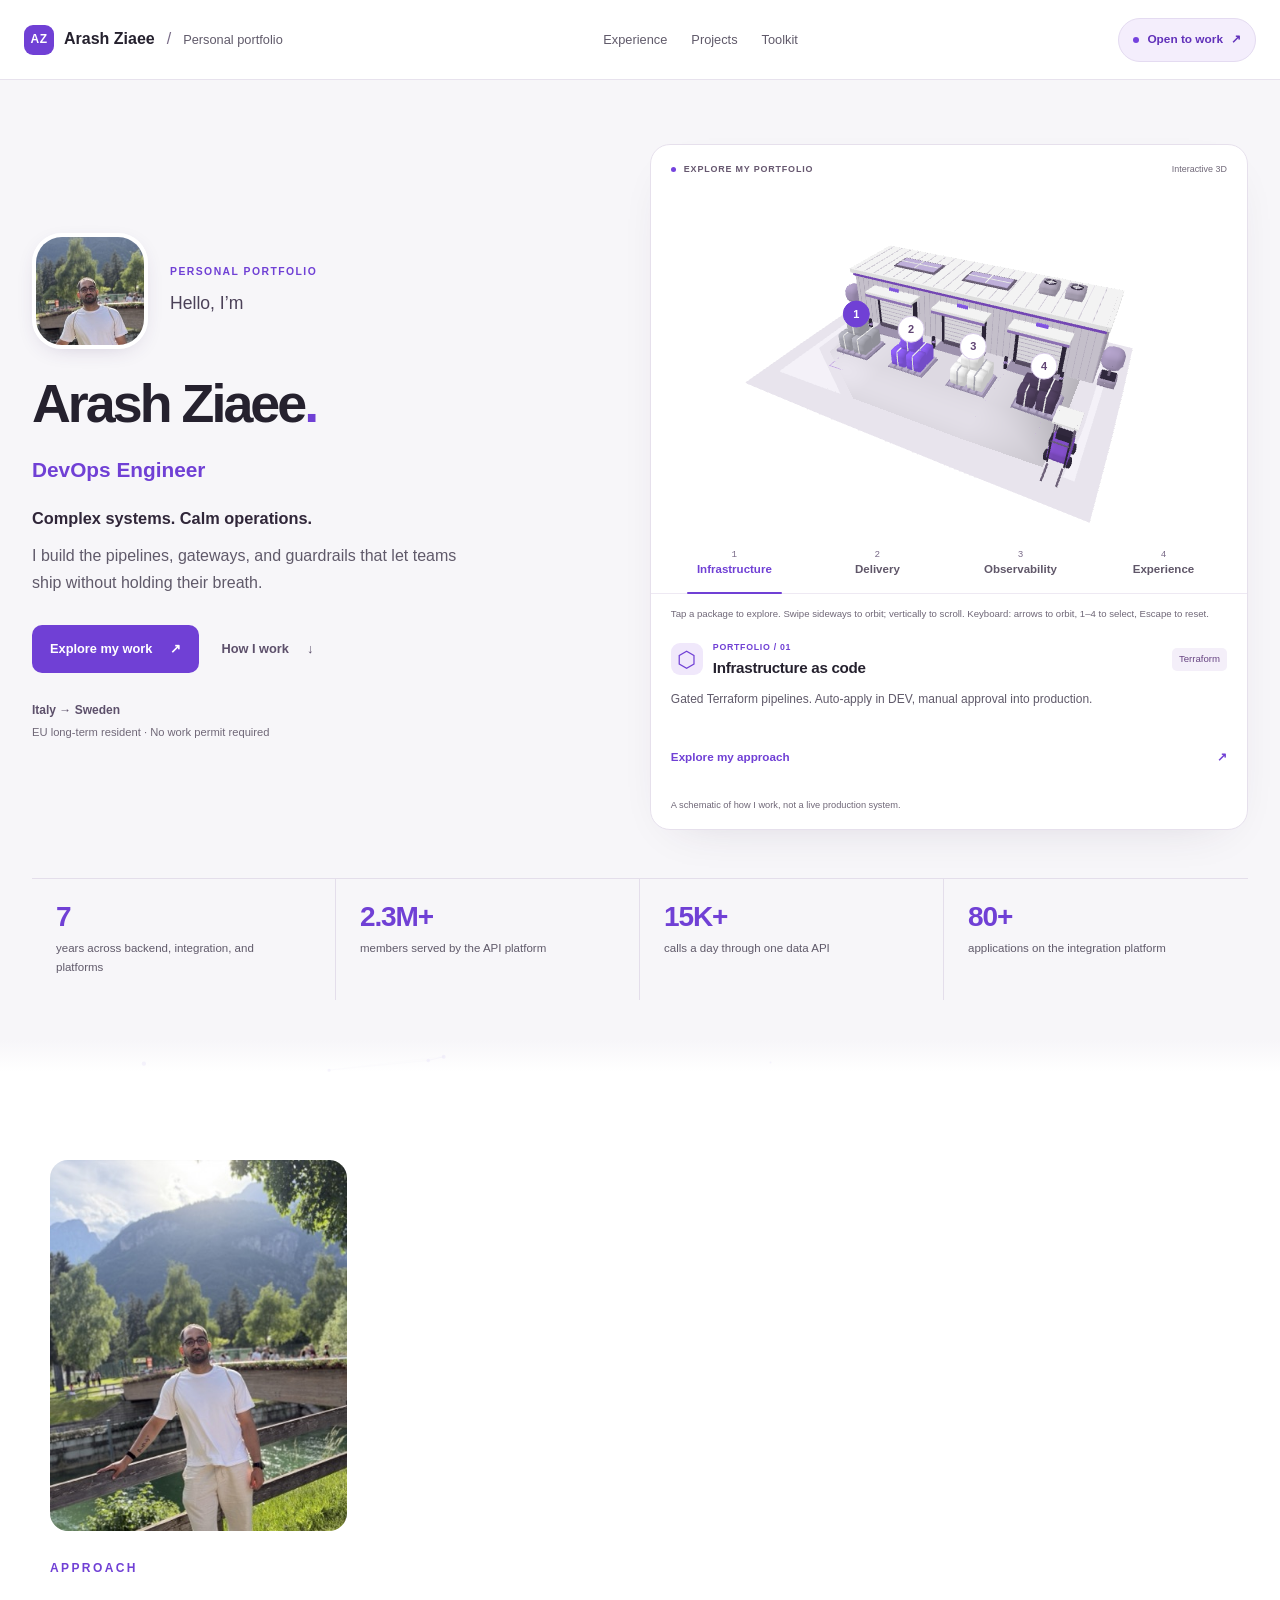
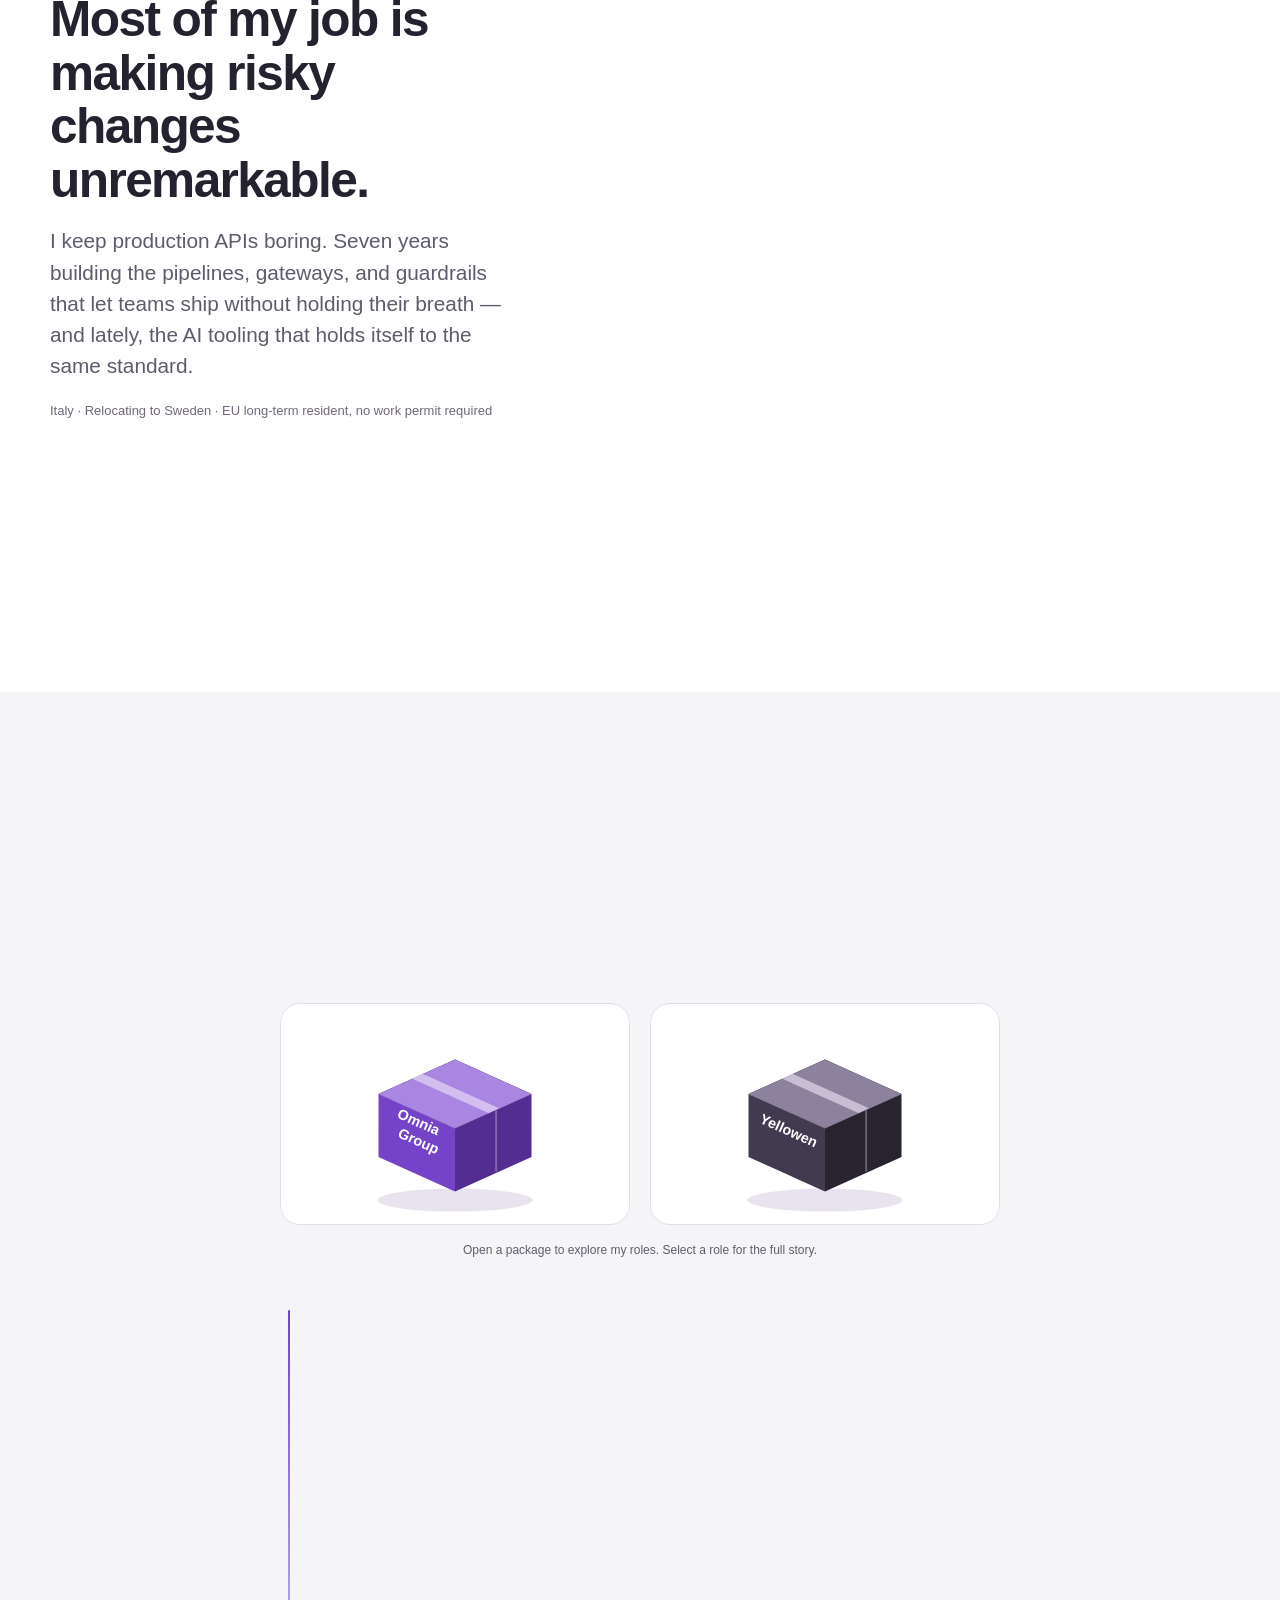
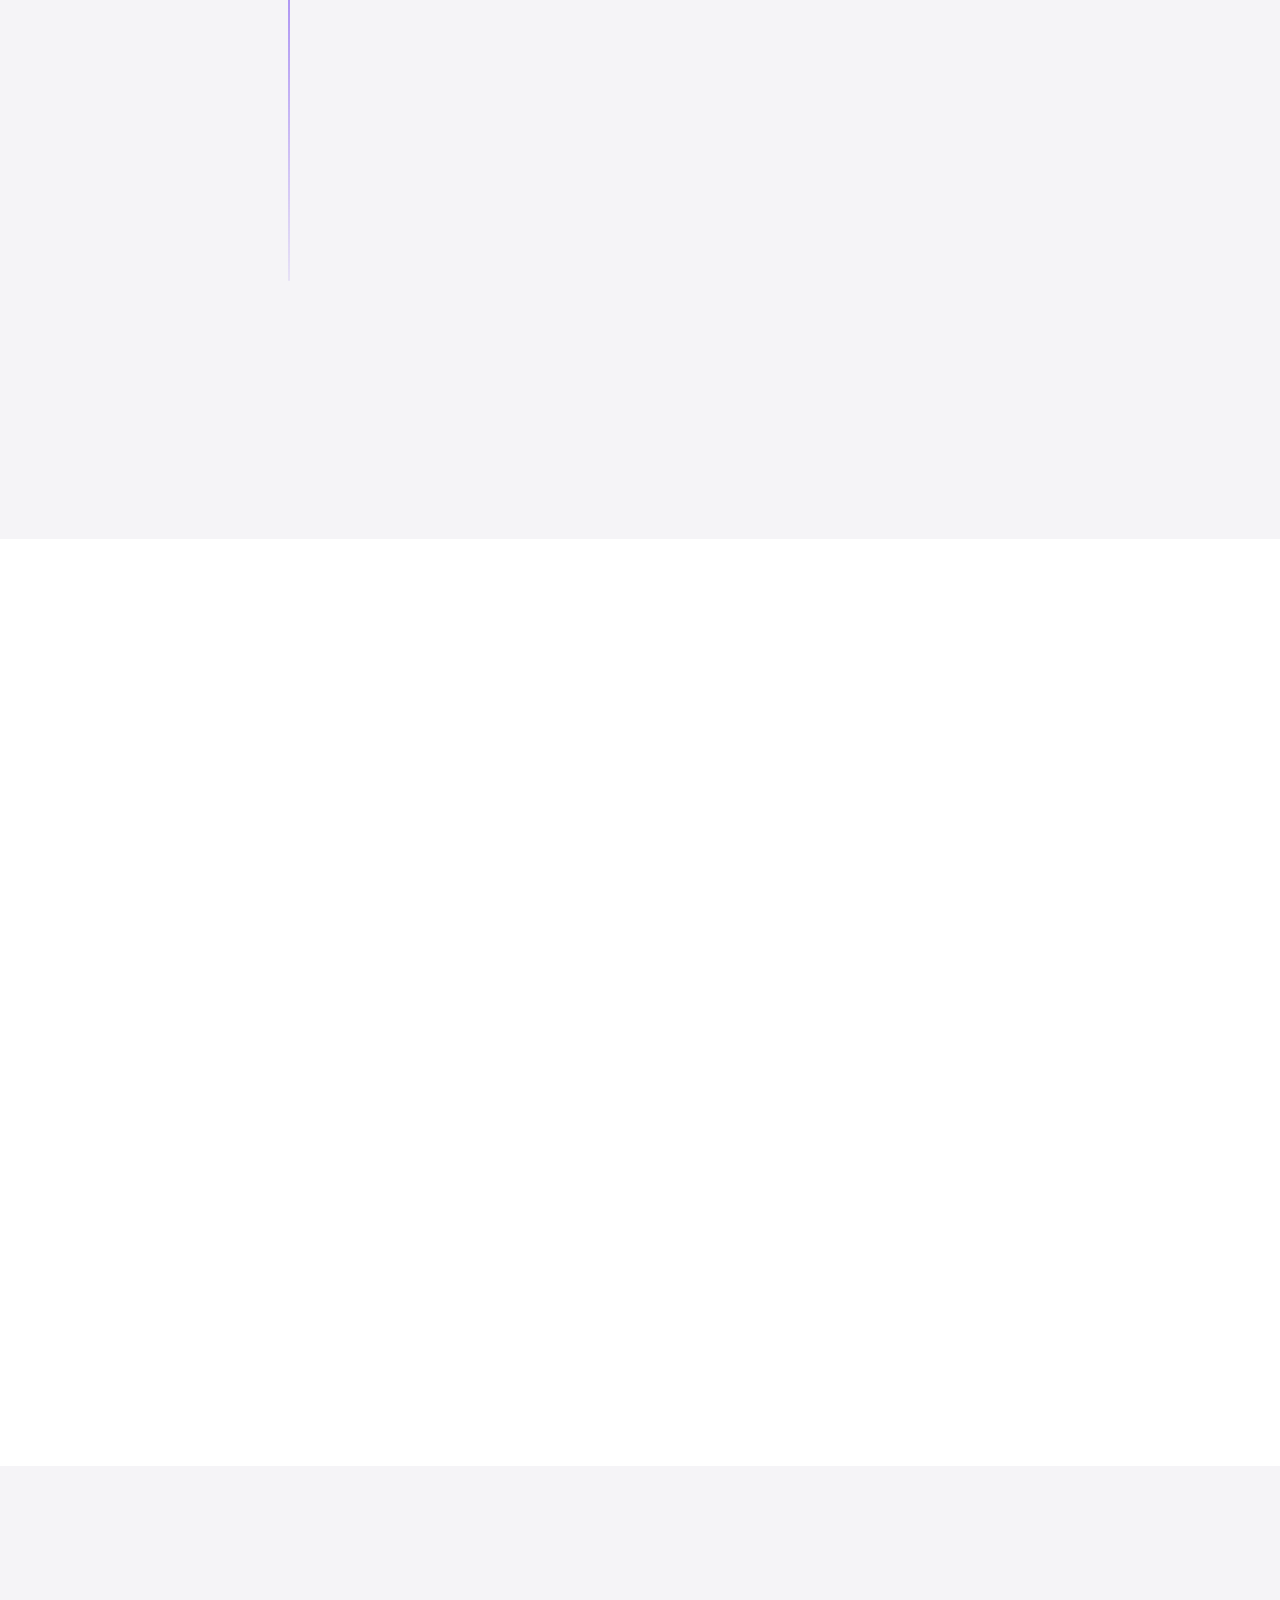
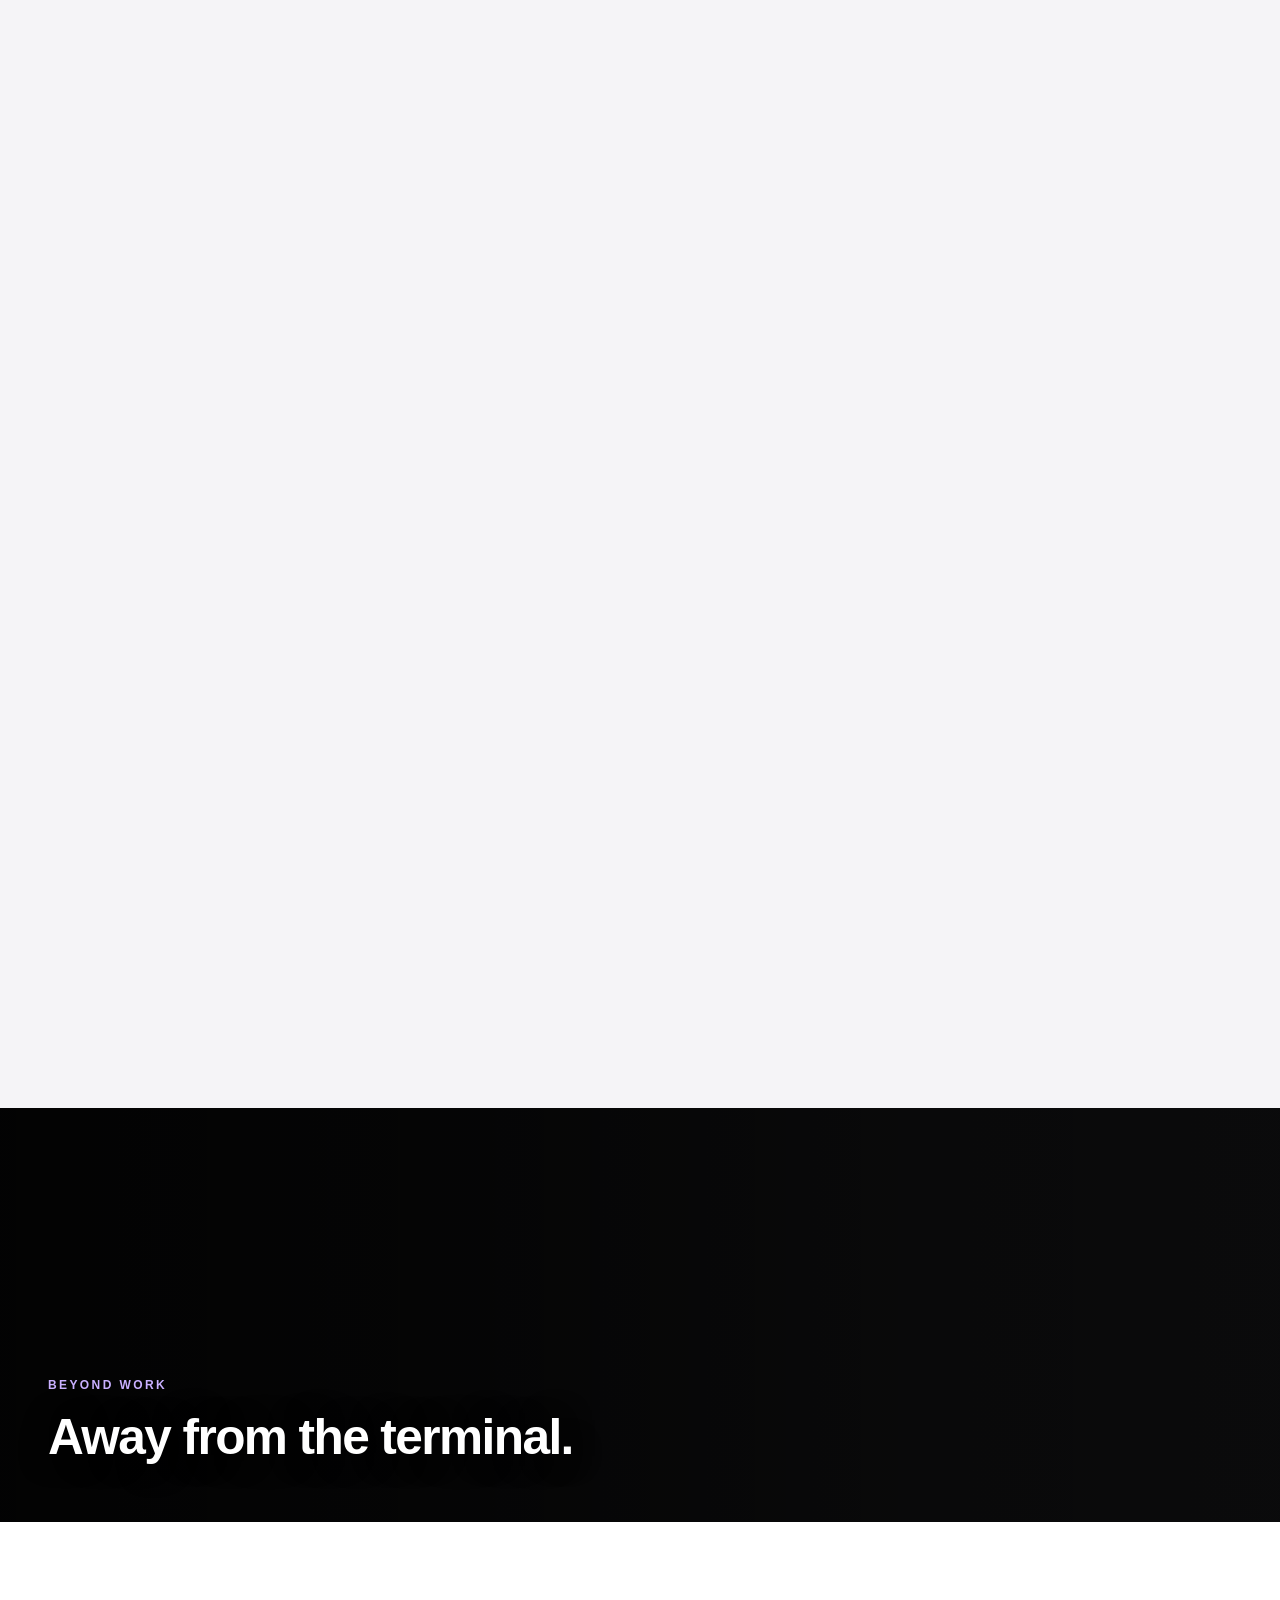
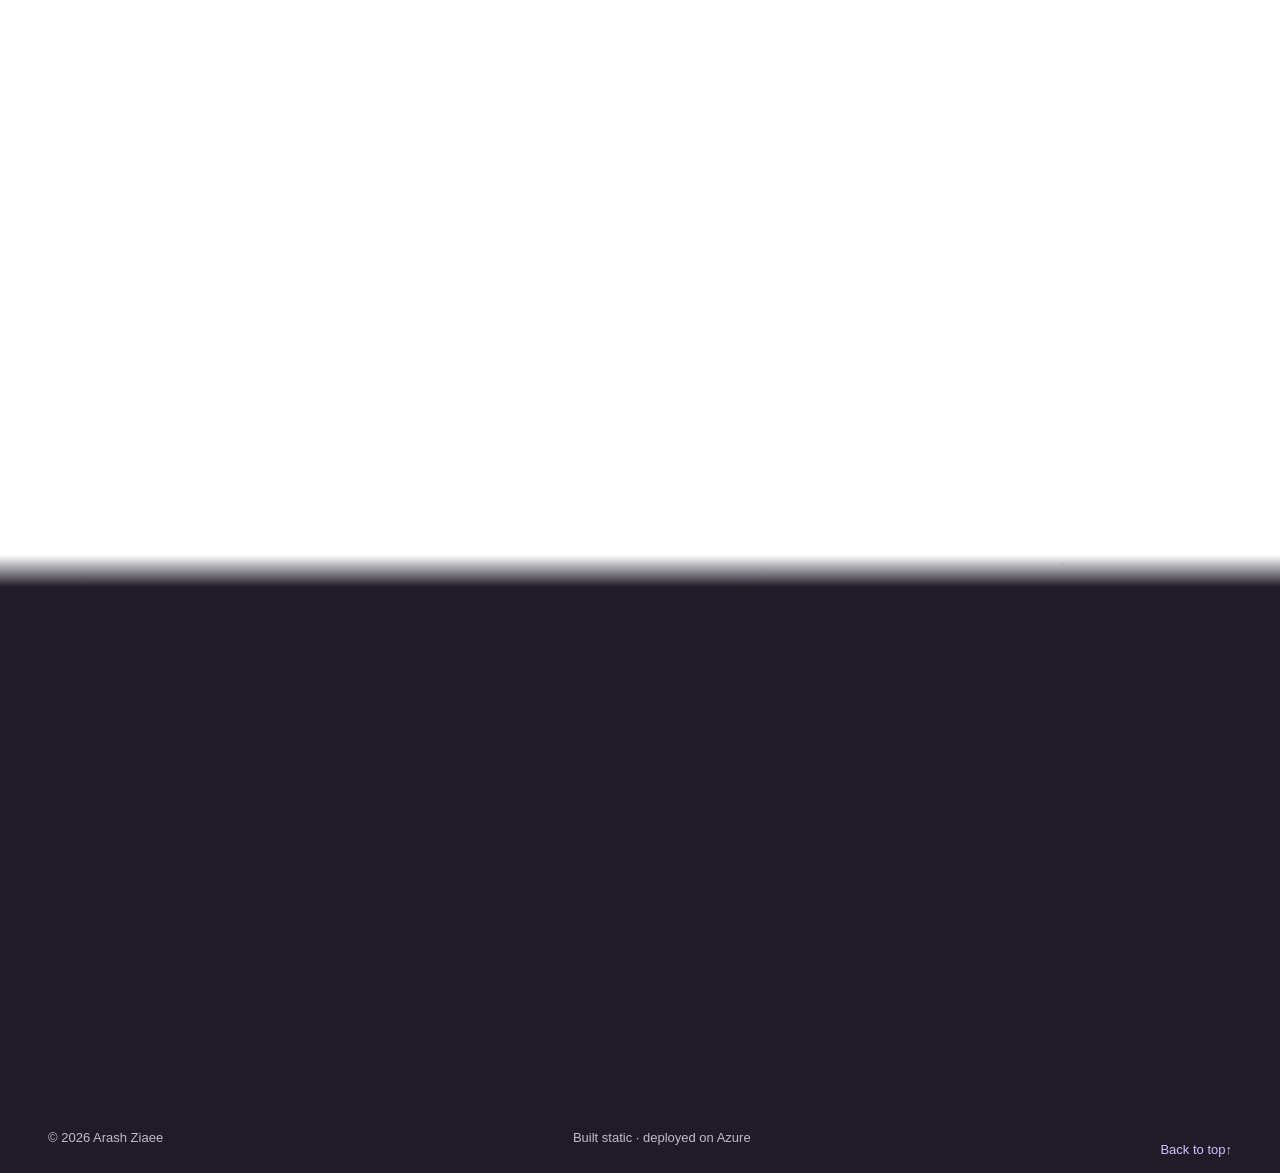
<file: index.html>
<!DOCTYPE html>
<html lang="en">
<head>
<meta charset="utf-8">
<meta http-equiv="Content-Security-Policy" content="default-src &#x27;none&#x27;; script-src &#x27;self&#x27; &#x27;sha256-1sAfwyy36FN1G6HQeFSURTAqD1nZAppacPkjYoqn/Sw=&#x27;; style-src &#x27;self&#x27;; img-src &#x27;self&#x27; data:; font-src &#x27;self&#x27;; manifest-src &#x27;self&#x27;; connect-src &#x27;self&#x27;; base-uri &#x27;none&#x27;; form-action &#x27;none&#x27;; object-src &#x27;none&#x27;; upgrade-insecure-requests">
<meta name="referrer" content="strict-origin-when-cross-origin">
<meta name="viewport" content="width=device-width, initial-scale=1">
<title>Arash Ziaee — DevOps Engineer</title>
<meta name="description" content="DevOps Engineer, seven years across backend, integration and production platforms. Apigee X, Terraform, GCP, CI/CD. Relocating to Sweden.">
<meta name="author" content="Arash Ziaee">
<meta name="color-scheme" content="light">
<meta name="theme-color" content="#f3f2f6">
<link rel="canonical" href="https://arashzitaly.github.io/">

<meta property="og:type" content="profile">
<meta property="og:site_name" content="Arash Ziaee">
<meta property="og:locale" content="en_GB">
<meta property="og:url" content="https://arashzitaly.github.io/">
<meta property="og:title" content="Arash Ziaee — DevOps Engineer">
<meta property="og:description" content="I keep production APIs boring. Seven years of pipelines, gateways, and guardrails.">
<meta property="og:image" content="https://arashzitaly.github.io/img/og.fd5cb17e.jpg">
<meta property="og:image:width" content="1200">
<meta property="og:image:height" content="630">
<meta property="og:image:alt" content="Arash Ziaee, DevOps Engineer — Apigee X, Terraform, GCP, CI/CD">
<meta name="twitter:card" content="summary_large_image">
<meta name="twitter:title" content="Arash Ziaee — DevOps Engineer">
<meta name="twitter:description" content="I keep production APIs boring. Seven years of pipelines, gateways, and guardrails.">
<meta name="twitter:image" content="https://arashzitaly.github.io/img/og.fd5cb17e.jpg">

<link rel="stylesheet" href="app.9545d128.css">
<link rel="manifest" href="manifest.webmanifest">
<link rel="apple-touch-icon" href="img/icon-180.20988142.png">
<link rel="icon" href="data:image/svg+xml,<svg xmlns='http://www.w3.org/2000/svg' viewBox='0 0 100 100'><circle cx='50' cy='50' r='38' fill='none' stroke='%23a882ff' stroke-width='7'/><circle cx='50' cy='50' r='11' fill='%23a882ff'/></svg>">
<link rel="icon" href="img/icon-512.8a14427f.png" type="image/png" sizes="512x512">

<script type="application/ld+json">
{"@context":"https://schema.org","@type":"Person","name":"Arash Ziaee","jobTitle":"DevOps Engineer","url":"https://arashzitaly.github.io/","image":"https://arashzitaly.github.io/img/og.fd5cb17e.jpg","sameAs":["https://www.linkedin.com/in/arash-ziaee"],"description":"DevOps Engineer with seven years across backend, integration and production platforms.","knowsLanguage":["fa","en","it"],"knowsAbout":["Apigee X","Terraform","Google Cloud Platform","CI/CD","MuleSoft","Kubernetes","Observability"],"alumniOf":[{"@type":"CollegeOrUniversity","name":"University of Science and Technology"},{"@type":"CollegeOrUniversity","name":"University of Florence"}],"worksFor":{"@type":"Organization","name":"Omnia Group — Coop Alleanza 3.0"}}
</script>
</head>
<body>

<a class="skip" href="#approach">Skip to content</a>

<!-- ============ SCROLL RAIL — the only persistent chrome ============ -->
<nav class="rail" id="rail" aria-label="Page position">
  <a class="tick tick--major" href="#hero"        data-watch="hero"><span>Overview</span></a>
  <a class="tick tick--major" href="#approach"    data-watch="approach"><span>Approach</span></a>
  <a class="tick tick--major" href="#experience"  data-watch="experience"><span>Experience</span></a>
  <a class="tick tick--minor" href="#omnia"       data-watch="omnia"><span>Omnia Group</span></a>
  <a class="tick tick--minor" href="#yellowen"    data-watch="yellowen"><span>Yellowen</span></a>
  <a class="tick tick--major" href="#projects"    data-watch="projects"><span>Side Projects</span></a>
  <a class="tick tick--minor" href="#ai-arash-ops" data-watch="ai-arash-ops"><span>ai-arash-ops</span></a>
  <a class="tick tick--minor" href="#hivebox"     data-watch="hivebox"><span>HiveBox</span></a>
  <a class="tick tick--major" href="#toolkit"     data-watch="toolkit"><span>Toolkit</span></a>
  <a class="tick tick--major" href="#beyond"      data-watch="beyond"><span>Beyond Work</span></a>
  <a class="tick tick--major" href="#contact"     data-watch="contact"><span>Contact</span></a>
</nav>

<main>

<!-- ============ PLATFORM OVERVIEW ============ -->
<section class="hero" id="hero">
  <header class="console-bar">
    <a class="console-brand" href="#hero"><span class="brand-cube" aria-hidden="true">AZ</span> Arash Ziaee<span class="brand-divider">/</span><span class="brand-label">Personal portfolio</span></a>
    <nav class="console-nav" aria-label="Main navigation"><a href="#experience">Experience</a><a href="#projects">Projects</a><a href="#toolkit">Toolkit</a></nav>
    <a class="availability" href="#contact"><span aria-hidden="true"></span>Open to work <span class="availability-arrow" aria-hidden="true">↗</span></a>
  </header>
  <div class="overview-layout">
    <div class="overview-copy">
      <div class="overview-identity">
        <div class="overview-portrait"><img src="img/portrait-380.8a34719b.jpg" width="380" height="475" alt="Arash Ziaee" fetchpriority="high" decoding="async"></div>
        <div><p class="eyebrow">PERSONAL PORTFOLIO</p><p class="overview-greeting">Hello, I’m</p></div>
      </div>
      <h1>Arash Ziaee<span>.</span></h1>
      <p class="overview-role">DevOps Engineer</p>
      <p class="overview-statement">Complex systems. Calm operations.</p>
      <p class="overview-intro">I build the pipelines, gateways, and guardrails that let teams ship without holding their breath.</p>
      <div class="overview-actions"><a class="primary-action" href="#projects">Explore my work <span aria-hidden="true">↗</span></a><a class="secondary-action" href="#approach">How I work <span aria-hidden="true">↓</span></a></div>
      <p class="overview-location">Italy → Sweden <span>EU long-term resident · No work permit required</span></p>
    </div>
    <div class="platform-scene" data-focus="infra">
      <div class="scene-heading"><span class="scene-led" aria-hidden="true"></span> EXPLORE MY PORTFOLIO <span>Interactive 3D</span></div>
      <div class="scene-world">
      <canvas class="architecture-3d" id="architecture-3d" tabindex="-1" role="group" aria-label="Interactive 3D scene. Infrastructure, Delivery, Observability and Experience packages" aria-describedby="scene-help">Use the named packages to explore the portfolio.</canvas>
      <svg class="platform-map" viewBox="0 0 680 490" aria-hidden="true" focusable="false">
        <g data-layer="background">
          <path d="M55 285 335 125 625 280 345 448Z" fill="#e9e4ef"/>
          <path d="M55 285V294L345 457V448Z" fill="#d4cbdc"/>
          <path d="M345 448 625 280V289L345 457Z" fill="#c9bed6"/>
          <path d="M75 283 333 137 605 281 345 429Z" fill="#f5f2f9"/>
        </g>
        <g data-layer="environment">
          <path d="M140 155 470 215V285L140 225Z" fill="#e3ddea"/>
          <path d="M470 215 570 155V225L470 285Z" fill="#c2b6d1"/>
          <path d="M140 155 240 95 570 155 470 215Z" fill="#faf8fd" stroke="#d7cde2"/>
          <path d="M140 157 470 217V223L140 163Z" fill="#9464ce"/>

<path d="M150 165.8V224.8" stroke="#cec3da" stroke-width="1"/>
<path d="M162 168.0V227.0" stroke="#cec3da" stroke-width="1"/>
<path d="M174 170.2V229.2" stroke="#cec3da" stroke-width="1"/>
<path d="M186 172.4V231.4" stroke="#cec3da" stroke-width="1"/>
<path d="M198 174.5V233.5" stroke="#cec3da" stroke-width="1"/>
<path d="M210 176.7V235.7" stroke="#cec3da" stroke-width="1"/>
<path d="M222 178.9V237.9" stroke="#cec3da" stroke-width="1"/>
<path d="M234 181.1V240.1" stroke="#cec3da" stroke-width="1"/>
<path d="M246 183.3V242.3" stroke="#cec3da" stroke-width="1"/>
<path d="M258 185.5V244.5" stroke="#cec3da" stroke-width="1"/>
<path d="M270 187.6V246.6" stroke="#cec3da" stroke-width="1"/>
<path d="M282 189.8V248.8" stroke="#cec3da" stroke-width="1"/>
<path d="M294 192.0V251.0" stroke="#cec3da" stroke-width="1"/>
<path d="M306 194.2V253.2" stroke="#cec3da" stroke-width="1"/>
<path d="M318 196.4V255.4" stroke="#cec3da" stroke-width="1"/>
<path d="M330 198.5V257.5" stroke="#cec3da" stroke-width="1"/>
<path d="M342 200.7V259.7" stroke="#cec3da" stroke-width="1"/>
<path d="M354 202.9V261.9" stroke="#cec3da" stroke-width="1"/>
<path d="M366 205.1V264.1" stroke="#cec3da" stroke-width="1"/>
<path d="M378 207.3V266.3" stroke="#cec3da" stroke-width="1"/>
<path d="M390 209.5V268.5" stroke="#cec3da" stroke-width="1"/>
<path d="M402 211.6V270.6" stroke="#cec3da" stroke-width="1"/>
<path d="M414 213.8V272.8" stroke="#cec3da" stroke-width="1"/>
<path d="M426 216.0V275.0" stroke="#cec3da" stroke-width="1"/>
<path d="M438 218.2V277.2" stroke="#cec3da" stroke-width="1"/>
<path d="M450 220.4V279.4" stroke="#cec3da" stroke-width="1"/>
<path d="M462 222.5V281.5" stroke="#cec3da" stroke-width="1"/>
<path d="M185 182.1818181818182l56 10V243.1818181818182l-56-10Z" fill="#4d405e"/>
 <path d="M189 186.1818181818182l48 8.7v44l-48-8.7Z" fill="#f8f5fc"/>
 <path d="M179 178.1818181818182l64 11.6 16-9.6-64-11.6Z" fill="#fff" stroke="#d7cde2"/>
 <path d="M179 178.1818181818182l64 11.6v4l-64-11.6Z" fill="#b59bd1"/>
 <path d="M182 236.1818181818182l62 11.3-14 8.4-62-11.3Z" fill="#aea0bf"/>
 <path d="M182 246.1818181818182l-45 27m107-16.7-45 27" stroke="#d7bbed" stroke-width="2"/>
<path d="M189 194.1818181818182l48 8.7" stroke="#c4b7d2"/>
<path d="M189 203.1818181818182l48 8.7" stroke="#c4b7d2"/>
<path d="M189 212.1818181818182l48 8.7" stroke="#c4b7d2"/>
<path d="M189 221.1818181818182l48 8.7" stroke="#c4b7d2"/>
<path d="M295 202.1818181818182l56 10V263.1818181818182l-56-10Z" fill="#4d405e"/>
 <path d="M299 206.1818181818182l48 8.7v44l-48-8.7Z" fill="#f8f5fc"/>
 <path d="M289 198.1818181818182l64 11.6 16-9.6-64-11.6Z" fill="#fff" stroke="#d7cde2"/>
 <path d="M289 198.1818181818182l64 11.6v4l-64-11.6Z" fill="#b59bd1"/>
 <path d="M292 256.1818181818182l62 11.3-14 8.4-62-11.3Z" fill="#aea0bf"/>
 <path d="M292 266.1818181818182l-45 27m107-16.7-45 27" stroke="#d7bbed" stroke-width="2"/>
<path d="M299 214.1818181818182l48 8.7" stroke="#c4b7d2"/>
<path d="M299 223.1818181818182l48 8.7" stroke="#c4b7d2"/>
<path d="M299 232.1818181818182l48 8.7" stroke="#c4b7d2"/>
<path d="M299 241.1818181818182l48 8.7" stroke="#c4b7d2"/>
<path d="M405 222.1818181818182l56 10V283.1818181818182l-56-10Z" fill="#4d405e"/>
 <path d="M409 226.1818181818182l48 8.7v44l-48-8.7Z" fill="#f8f5fc"/>
 <path d="M399 218.1818181818182l64 11.6 16-9.6-64-11.6Z" fill="#fff" stroke="#d7cde2"/>
 <path d="M399 218.1818181818182l64 11.6v4l-64-11.6Z" fill="#b59bd1"/>
 <path d="M402 276.1818181818182l62 11.3-14 8.4-62-11.3Z" fill="#aea0bf"/>
 <path d="M402 286.1818181818182l-45 27m107-16.7-45 27" stroke="#d7bbed" stroke-width="2"/>
<path d="M409 234.1818181818182l48 8.7" stroke="#c4b7d2"/>
<path d="M409 243.1818181818182l48 8.7" stroke="#c4b7d2"/>
<path d="M409 252.1818181818182l48 8.7" stroke="#c4b7d2"/>
<path d="M409 261.1818181818182l48 8.7" stroke="#c4b7d2"/>
          <path d="M240 135 265 120 340 134 315 149Z M355 155 380 140 455 154 430 169Z" fill="#cbbce6" stroke="#9583ad" stroke-width="3"/>
          <path d="M277 127 252 142m37-12 25 5m78 13-25 15" stroke="#f7f2ff" stroke-width="2"/>
          <path d="M462 146 480 135 505 140 487 151V166L462 161Z M502 153 520 142 545 147 527 158V173L502 168Z" fill="#b5a9c4"/>
          <ellipse cx="486" cy="144" rx="8" ry="4" fill="#4e405f"/><ellipse cx="526" cy="151" rx="8" ry="4" fill="#4e405f"/>
        </g>
        <g data-layer="shadows" fill="#d8cfe3"><ellipse cx="150" cy="346" rx="47" ry="16"/><ellipse cx="275" cy="346" rx="47" ry="16"/><ellipse cx="400" cy="346" rx="47" ry="16"/><ellipse cx="525" cy="346" rx="47" ry="16"/></g>
        <g data-layer="objects">
<g transform="translate(150 300)">
 <path d="M-48 22 0 48 48 22V30L0 56-48 30Z" fill="#a394b6"/>
 <path d="M-48 22 0-4 48 22 0 48Z" fill="#c9bdd8"/>
 <path d="M-38-22 0-44 38-22 0 0Z" fill="#d5cedf" stroke="#fff"/>
 <path d="M-38-22 0 0V45L-38 23Z" fill="#aaa0bd" stroke="#fff"/>
 <path d="M0 0 38-22V23L0 45Z" fill="#c5b9d5" stroke="#fff"/>
 <path d="M-20-32 18-10 21-12-17-34Z M-20-12l3 2v45l-3-2Z" fill="#fff" opacity=".7"/>
 <path d="M-38 0 0 22 38 0M0 0V45" fill="none" stroke="#fff" opacity=".6"/>
 </g>
<g transform="translate(275 300)">
 <path d="M-48 22 0 48 48 22V30L0 56-48 30Z" fill="#a394b6"/>
 <path d="M-48 22 0-4 48 22 0 48Z" fill="#c9bdd8"/>
 <path d="M-38-22 0-44 38-22 0 0Z" fill="#b794ef" stroke="#fff"/>
 <path d="M-38-22 0 0V45L-38 23Z" fill="#7040d5" stroke="#fff"/>
 <path d="M0 0 38-22V23L0 45Z" fill="#9362e5" stroke="#fff"/>
 <path d="M-20-32 18-10 21-12-17-34Z M-20-12l3 2v45l-3-2Z" fill="#fff" opacity=".7"/>
 <path d="M-38 0 0 22 38 0M0 0V45" fill="none" stroke="#fff" opacity=".6"/>
 </g>
<g transform="translate(400 300)">
 <path d="M-48 22 0 48 48 22V30L0 56-48 30Z" fill="#a394b6"/>
 <path d="M-48 22 0-4 48 22 0 48Z" fill="#c9bdd8"/>
 <path d="M-38-22 0-44 38-22 0 0Z" fill="#fff" stroke="#fff"/>
 <path d="M-38-22 0 0V45L-38 23Z" fill="#d9d4e2" stroke="#fff"/>
 <path d="M0 0 38-22V23L0 45Z" fill="#eeeaf4" stroke="#fff"/>
 <path d="M-20-32 18-10 21-12-17-34Z M-20-12l3 2v45l-3-2Z" fill="#fff" opacity=".7"/>
 <path d="M-38 0 0 22 38 0M0 0V45" fill="none" stroke="#fff" opacity=".6"/>
 </g>
<g transform="translate(525 300)">
 <path d="M-48 22 0 48 48 22V30L0 56-48 30Z" fill="#a394b6"/>
 <path d="M-48 22 0-4 48 22 0 48Z" fill="#c9bdd8"/>
 <path d="M-38-22 0-44 38-22 0 0Z" fill="#8c789f" stroke="#fff"/>
 <path d="M-38-22 0 0V45L-38 23Z" fill="#554466" stroke="#fff"/>
 <path d="M0 0 38-22V23L0 45Z" fill="#726080" stroke="#fff"/>
 <path d="M-20-32 18-10 21-12-17-34Z M-20-12l3 2v45l-3-2Z" fill="#fff" opacity=".7"/>
 <path d="M-38 0 0 22 38 0M0 0V45" fill="none" stroke="#fff" opacity=".6"/>
 </g>
          <g transform="translate(555 327)">
            <ellipse cy="28" rx="24" ry="8" fill="#d8cfe3"/>
            <path d="M-19 8 0 19 20 8V-8L0-19-19-8Z" fill="#8551ce"/>
            <circle cx="-13" cy="17" r="6" fill="#30273c"/><circle cx="12" cy="17" r="6" fill="#30273c"/>
            <path d="M-17 1V-37L9-22V15M-9-33l25-14V-9" fill="none" stroke="#695777" stroke-width="3"/>
            <path d="M-22-38 2-53 23-41-1-26Z" fill="#fff" stroke="#b5a5c8"/>
            <path d="M9 15 35 0m-21 19 26-15" stroke="#867095" stroke-width="3"/>
          </g>
          <g transform="translate(112 246)"><ellipse cy="28" rx="22" ry="8" fill="#d8cfe3"/><path d="M-18 5 0-4 18 5V22L0 31-18 22Z" fill="#a99ab9"/><path d="M0 6V-21" stroke="#776487" stroke-width="5"/><ellipse cy="-28" rx="20" ry="26" fill="#b5a2cd"/><ellipse cx="-5" cy="-33" rx="11" ry="17" fill="#c9b7df"/></g>
          <g transform="translate(590 254)"><ellipse cy="28" rx="22" ry="8" fill="#d8cfe3"/><path d="M-18 5 0-4 18 5V22L0 31-18 22Z" fill="#a99ab9"/><path d="M0 6V-21" stroke="#776487" stroke-width="5"/><ellipse cy="-28" rx="20" ry="26" fill="#b5a2cd"/><ellipse cx="-5" cy="-33" rx="11" ry="17" fill="#c9b7df"/></g>
        </g>
      </svg>
      <svg class="package-markers" viewBox="0 0 680 490" aria-hidden="true" focusable="false">
        <g data-package="infra" transform="translate(150 245)"><circle r="13"/><text text-anchor="middle" dominant-baseline="central">1</text></g>
        <g data-package="delivery" transform="translate(275 245)"><circle r="13"/><text text-anchor="middle" dominant-baseline="central">2</text></g>
        <g data-package="observe" transform="translate(400 245)"><circle r="13"/><text text-anchor="middle" dominant-baseline="central">3</text></g>
        <g data-package="experience" transform="translate(525 245)"><circle r="13"/><text text-anchor="middle" dominant-baseline="central">4</text></g>
      </svg>
      </div>
      <div class="package-labels" role="group" aria-label="Explore my platform work">
        <button class="package-name" type="button" disabled data-system="infra" aria-pressed="true" aria-controls="system-detail"><span aria-hidden="true">1</span><span class="package-title">Infrastructure</span></button>
        <button class="package-name" type="button" disabled data-system="delivery" aria-pressed="false" aria-controls="system-detail"><span aria-hidden="true">2</span><span class="package-title">Delivery</span></button>
        <button class="package-name" type="button" disabled data-system="observe" aria-pressed="false" aria-controls="system-detail"><span aria-hidden="true">3</span><span class="package-title">Observability</span></button>
        <button class="package-name" type="button" disabled data-system="experience" aria-pressed="false" aria-controls="system-detail"><span aria-hidden="true">4</span><span class="package-title">Experience</span></button>
      </div>
      <p class="scene-help" id="scene-help">Tap a package to explore. Swipe sideways to orbit; vertically to scroll. Keyboard: arrows to orbit, 1–4 to select, Escape to reset.</p>
      <aside class="system-detail" id="system-detail" aria-live="polite" aria-atomic="true"><div class="system-detail-top"><span class="system-icon" aria-hidden="true">⬡</span><div><p class="system-category">PORTFOLIO / 01</p><h2 class="system-title">Infrastructure as code</h2></div><span class="system-badge">Terraform</span></div><p class="system-description">Gated Terraform pipelines. Auto-apply in DEV, manual approval into production.</p><a class="system-link" href="#approach">Explore my approach <span aria-hidden="true">↗</span></a></aside>
      <p class="scene-caption">A schematic of how I work, not a live production system.</p>
    </div>
  </div>
</section>

<!-- ============ STATS — dark ============
     The numbers are in the markup, not injected. JavaScript counts up TO
     them; without it they simply stand still and read correctly. -->
<section class="stats" aria-label="At a glance">
  <div class="stats__grid">
    <div class="stat">
      <div class="stat__num" data-count="7">7</div>
      <div class="stat__label">years across backend, integration, and platforms</div>
    </div>
    <div class="stat">
      <div class="stat__num" data-count="2.3" data-dec="1" data-suffix="M+">2.3M+</div>
      <div class="stat__label">members served by the API platform</div>
    </div>
    <div class="stat">
      <div class="stat__num" data-count="15" data-suffix="K+">15K+</div>
      <div class="stat__label">calls a day through one data API</div>
    </div>
    <div class="stat">
      <div class="stat__num" data-count="80" data-suffix="+">80+</div>
      <div class="stat__label">applications on the integration platform</div>
    </div>
  </div>
</section>

<!-- seam: the graph carries the dark ground into the light one -->
<div class="seam seam--down is-dark" aria-hidden="true">
  <canvas class="seam__graph" data-graph="seam"></canvas>
</div>

<!-- ============ APPROACH ============ -->
<section class="band band--white" id="approach">
  <div class="split">
    <div class="split__sticky">
      <figure class="me">
        <img src="img/portrait-620.732eed59.jpg"
             srcset="img/portrait-380.8a34719b.jpg 380w, img/portrait-620.732eed59.jpg 620w, img/portrait-900.72d4e019.jpg 900w"
             sizes="(max-width: 760px) 240px, 300px"
             width="620" height="775" loading="lazy" decoding="async"
             alt="Arash Ziaee, standing by a river below alpine hills">
      </figure>
      <p class="eyebrow">Approach</p>
      <h2 class="h2">Most of my job is making risky changes unremarkable.</h2>
      <p class="lede">
        I keep production APIs boring. Seven years building the pipelines,
        gateways, and guardrails that let teams ship without holding their
        breath — and lately, the AI tooling that holds itself to the same
        standard.
      </p>
      <p class="loc">Italy · Relocating to Sweden · EU long-term resident, no work permit required</p>
    </div>

    <div class="split__flow">
      <article class="panel reveal">
        <span class="panel__idx">01</span>
        <h3>Ship safely</h3>
        <p>
          Gated Terraform pipelines in Jenkins — auto-apply in DEV, manual approval
          into production, every plan read against the ticket before it lands.
          Releases stop being events.
        </p>
      </article>

      <article class="panel reveal">
        <span class="panel__idx">02</span>
        <h3>Run APIs at scale</h3>
        <p>
          Apigee X proxies across a 30-bundle platform serving 2.3M+ members and
          350+ stores. One proxy serving both enterprise and consumer callers, so
          nobody had to build a second backend.
        </p>
      </article>

      <article class="panel reveal">
        <span class="panel__idx">03</span>
        <h3>Find the real cause</h3>
        <p>
          Correlation IDs, cloud logs, execution plans. Traced an intermittent 504
          to a slow backend query; cut a failure-detection window from 30 minutes
          to 15 for reports ten business teams depended on.
        </p>
      </article>

      <aside class="note reveal">
        When production paged through a cross-company escalation chain, I added Teams
        alerting from Apigee and wrote the triage steps first-line support now follows
        before escalating. Fewer 2 a.m. calls reach an engineer at all.
      </aside>
    </div>
  </div>


  <figure class="viz reveal">
    <ol class="pipe">
      <li class="pipe__step"><span class="pipe__dot"></span><b>commit</b><span>git push</span></li>
      <li class="pipe__step"><span class="pipe__dot"></span><b>plan</b><span>read against the ticket</span></li>
      <li class="pipe__step"><span class="pipe__dot"></span><b>DEV</b><span>auto-apply</span></li>
      <li class="pipe__step pipe__step--gate"><span class="pipe__dot"></span><b>gate</b><span>a person approves</span></li>
      <li class="pipe__step"><span class="pipe__dot"></span><b>production</b><span>terraform apply</span></li>
    </ol>
    <figcaption>The path every infrastructure change takes. One step is manual, and it is
    the one that <b>should</b> be: nothing before it waits on a person, and nothing after
    it moves without one.</figcaption>
  </figure>

</section>

<!-- ============ EXPERIENCE ============ -->
<section class="band band--grey" id="experience">
  <div class="wrap wrap--center">
    <p class="eyebrow reveal">Experience</p>
    <h2 class="h2 h2--center reveal">Seven years, three steps up.</h2>
    <p class="lede lede--center reveal">
      Two companies, five roles, newest first. Open a company to see its roles,
      and a role to see what it involved.
    </p>
  </div>

  <div class="wrap wrap--tight">
    <div class="company-packages" aria-label="Company packages">
      <details class="company-package">
        <summary class="company-package__trigger" aria-label="Omnia Group company package">
          <svg class="company-package__art" viewBox="0 0 240 230" aria-hidden="true" focusable="false">
            <ellipse class="company-package__shadow" cx="120" cy="205" rx="81" ry="12"/>
            <g class="company-package__box">
              <path class="company-package__inside" d="M40 94 120 58 200 94 120 130Z"/>
              <path class="company-package__right" d="M120 130 200 94 200 160 120 196Z"/>
              <path class="company-package__front" d="M40 94 120 130 120 196 40 160Z"/>
              <path class="company-package__seam" d="M163 111V175"/>
              <g class="company-package__lid">
                <path d="M40 94 120 58 200 94 120 130Z"/>
                <path class="company-package__tape" d="M75 78 155 114 166 109 86 73Z"/>
              </g>
              <text x="80" y="128" transform="rotate(24 80 128)">Omnia</text><text x="80" y="148" transform="rotate(24 80 148)">Group</text>
            </g>
          </svg>
        </summary>
        <div class="company-package__contents">
          <h3>Omnia Group</h3>
          <p class="company-package__dates">Nov 2022 — Present · Italy<br>Coop Alleanza 3.0</p>
          <ol class="company-package__roles">
            <li><a href="#omnia-devops"><span>DevOps Engineer</span><span class="company-package__period">Nov 2025 — Present</span><span class="company-package__arrow" aria-hidden="true">↗</span></a></li>
            <li><a href="#omnia-integration"><span>DevOps &amp; Integration Engineer</span><span class="company-package__period">Mar 2024 — Oct 2025</span><span class="company-package__arrow" aria-hidden="true">↗</span></a></li>
            <li><a href="#omnia-backend"><span>Backend Software Engineer</span><span class="company-package__period">Nov 2022 — Mar 2024</span><span class="company-package__arrow" aria-hidden="true">↗</span></a></li>
          </ol>
        </div>
      </details>
      <details class="company-package company-package--yellowen">
        <summary class="company-package__trigger" aria-label="Yellowen company package">
          <svg class="company-package__art" viewBox="0 0 240 230" aria-hidden="true" focusable="false">
            <ellipse class="company-package__shadow" cx="120" cy="205" rx="81" ry="12"/>
            <g class="company-package__box">
              <path class="company-package__inside" d="M40 94 120 58 200 94 120 130Z"/>
              <path class="company-package__right" d="M120 130 200 94 200 160 120 196Z"/>
              <path class="company-package__front" d="M40 94 120 130 120 196 40 160Z"/>
              <path class="company-package__seam" d="M163 111V175"/>
              <g class="company-package__lid">
                <path d="M40 94 120 58 200 94 120 130Z"/>
                <path class="company-package__tape" d="M75 78 155 114 166 109 86 73Z"/>
              </g>
              <text x="80" y="137" transform="rotate(24 80 137)">Yellowen</text>
            </g>
          </svg>
        </summary>
        <div class="company-package__contents">
          <h3>Yellowen</h3>
          <p class="company-package__dates">Dec 2019 — Oct 2022</p>
          <ol class="company-package__roles">
            <li><a href="#yellowen-devops"><span>Backend &amp; DevOps Engineer</span><span class="company-package__period">Jan 2021 — Oct 2022</span><span class="company-package__arrow" aria-hidden="true">↗</span></a></li>
            <li><a href="#yellowen-web"><span>Web Developer</span><span class="company-package__period">Dec 2019 — Dec 2020</span><span class="company-package__arrow" aria-hidden="true">↗</span></a></li>
          </ol>
        </div>
      </details>
    </div>
    <p class="company-packages-help">Open a package to explore my roles. Select a role for the full story.</p>

    <div class="road">
      <span class="road__spine" aria-hidden="true"></span>

      <p class="road__era reveal">now</p>

      <details class="org reveal" id="omnia" open>
        <summary class="org__head">
          <h3 class="org__name">Omnia Group <span>— Coop Alleanza 3.0</span></h3>
          <span class="org__meta">Nov 2022 — Present · Italy</span>
          <span class="org__count">3 roles</span>
        </summary>
        <div class="org__body">
        <details class="step reveal" id="omnia-devops">
          <summary class="step__head">
            <h4 class="step__title">DevOps Engineer</h4>
            <span class="step__when">Nov 2025 — Present</span>
          </summary>
          <div class="step__body">
            <ul class="step__list">
              <li>Built Apigee X proxies for a 30-bundle platform serving <b>2.3M+</b> members across 350+ stores.</li>
              <li>Ran a gated Terraform pipeline in Jenkins: auto-apply in DEV, manual approval to production.</li>
              <li>Shipped a BigQuery purchase-data API serving <b>15K+ calls/day</b>, with usage analytics.</li>
              <li>Standardised backend routing through a shared, KVM-controlled flow with runtime cutover.</li>
              <li>Built MCP and Claude Code tooling for engineer-reviewed planning and implementation.</li>
            </ul>
            <figure class="viz reveal">
              <div class="topo">
                <div class="topo__col">
                  <div class="topo__node">Enterprise callers<span>partner systems</span></div>
                  <div class="topo__node">Consumer apps<span>2.3M+ members</span></div>
                </div>
                <div class="topo__hub">
                  <b>One Apigee&nbsp;X proxy</b>
                  <span class="topo__chip">KVM-controlled routing</span>
                </div>
                <div class="topo__col">
                  <div class="topo__node">Existing backend<span>left untouched</span></div>
                  <div class="topo__node">Purchase-data API<span>BigQuery · 15K+ calls/day</span></div>
                </div>
              </div>
              <figcaption>Both caller types arrive at the same proxy, and the route is chosen at
              runtime from a KVM — so the cutover needed no redeploy, and <b>nobody had to build a
              second backend</b>.</figcaption>
            </figure>
          </div>
        </details>

        <details class="step reveal" id="omnia-integration">
          <summary class="step__head">
            <h4 class="step__title">DevOps &amp; Integration Engineer</h4>
            <span class="step__when">Mar 2024 — Oct 2025</span>
          </summary>
          <div class="step__body">
            <ul class="step__list">
              <li>Delivered API-led MuleSoft integrations on a platform hosting <b>80+</b> applications.</li>
              <li>Halved the failure-detection window from <b>30 to 15 minutes</b> for failures hitting 10+ teams.</li>
              <li>Replaced manual flow checks with Grafana alerting on per-pipeline Prometheus rules.</li>
              <li>Found JDBC connector-version drift and helped standardise drivers and connection settings.</li>
            </ul>
            <figure class="viz reveal">
              <div class="span">
                <div class="span__row">
                  <span class="span__who">before<em>manual flow checks</em></span>
                  <span class="span__track"><span class="span__fill span__fill--was"></span></span>
                  <b class="span__num">30 min</b>
                </div>
                <div class="span__row">
                  <span class="span__who">after<em>Prometheus rules → Grafana</em></span>
                  <span class="span__track"><span class="span__fill span__fill--now"></span></span>
                  <b class="span__num span__num--now">15 min</b>
                </div>
                <p class="span__foot"><span class="span__ends"><em>a report fails</em><em>a person knows</em></span></p>
              </div>
              <figcaption>Drawn to scale: the second bar is half the first. Nothing about the
              failure changed — only how long it stayed invisible to the <b>10+ teams</b>
              waiting on the report.</figcaption>
            </figure>
          </div>
        </details>

        <details class="step reveal" id="omnia-backend">
          <summary class="step__head">
            <h4 class="step__title">Backend Software Engineer</h4>
            <span class="step__when">Nov 2022 — Mar 2024</span>
          </summary>
          <div class="step__body">
            <ul class="step__list">
              <li>Built <b>8+</b> backend services in C# and ASP.NET Core with REST APIs on PostgreSQL.</li>
              <li>Maintained CI/CD pipelines and safe releases across DEV, TEST, and production.</li>
              <li>Improved PostgreSQL performance with execution-plan analysis and targeted indexes.</li>
            </ul>
            <figure class="viz reveal">
              <div class="probe">
                <div class="probe__card">
                  <span class="probe__tag">before</span>
                  <b class="probe__verdict">Seq Scan</b>
                  <span class="probe__why">the planner reads the whole table</span>
                  <span class="probe__flag">visible only in the plan, not in the code</span>
                </div>
                <div class="probe__card probe__card--live">
                  <span class="probe__tag">after</span>
                  <b class="probe__verdict">Index Scan</b>
                  <span class="probe__why">a targeted index on the filtered column</span>
                  <span class="probe__flag">same query, same result, different plan</span>
                </div>
              </div>
              <figcaption>Reading the execution plan is the step people skip. The query did not
              need rewriting — <b>it needed an index the planner could use</b>.</figcaption>
            </figure>
          </div>
        </details>
        </div>
      </details>

      <details class="org reveal" id="yellowen" open>
        <summary class="org__head">
          <h3 class="org__name">Yellowen</h3>
          <span class="org__meta">Dec 2019 — Oct 2022</span>
          <span class="org__count">2 roles</span>
        </summary>
        <div class="org__body">
        <details class="step reveal" id="yellowen-devops">
          <summary class="step__head">
            <h4 class="step__title">Backend &amp; DevOps Engineer</h4>
            <span class="step__when">Jan 2021 — Oct 2022</span>
          </summary>
          <div class="step__body">
            <ul class="step__list">
              <li>Ran <b>10+</b> client applications on Azure — hosting, storage, and access.</li>
              <li>Automated deployments with scripted CI pipelines and build checks.</li>
              <li>Standardised environments with Docker, Git workflows, and monitoring.</li>
            </ul>
            <figure class="viz reveal">
              <div class="fan">
                <p class="fan__lead"><b>10+</b> client applications on Azure</p>
                <div class="fan__row" aria-hidden="true">
                  <span class="fan__unit"></span><span class="fan__unit"></span><span class="fan__unit"></span>
                  <span class="fan__unit"></span><span class="fan__unit"></span><span class="fan__unit"></span>
                  <span class="fan__unit"></span><span class="fan__unit"></span><span class="fan__unit"></span>
                  <span class="fan__unit"></span>
                </div>
                <span class="fan__stem" aria-hidden="true"></span>
                <div class="fan__one">
                  <b>One standard environment</b>
                  <span class="fan__chips">
                    <span class="topo__chip">Docker</span>
                    <span class="topo__chip">Git workflow</span>
                    <span class="topo__chip">monitoring</span>
                  </span>
                </div>
                <p class="fan__base">Scripted CI pipelines<span>build checks before a deploy</span></p>
              </div>
              <figcaption>Ten clients, one way of running them. The value was not any single
              deployment — it was that <b>the tenth app behaved like the first</b>.</figcaption>
            </figure>
          </div>
        </details>

        <details class="step reveal" id="yellowen-web">
          <summary class="step__head">
            <h4 class="step__title">Web Developer</h4>
            <span class="step__when">Dec 2019 — Dec 2020</span>
          </summary>
          <div class="step__body">
            <ul class="step__list">
              <li>Built backend logic and SQL schemas for <b>5+</b> client web platforms.</li>
              <li>Improved reliability with query optimisation, reusable components, and error logging.</li>
            </ul>
            <figure class="viz reveal">
              <div class="fan">
                <p class="fan__lead"><b>5+</b> client web platforms</p>
                <div class="fan__row" aria-hidden="true">
                  <span class="fan__unit"></span><span class="fan__unit"></span><span class="fan__unit"></span>
                  <span class="fan__unit"></span><span class="fan__unit"></span>
                </div>
                <span class="fan__stem" aria-hidden="true"></span>
                <div class="fan__one">
                  <b>Shared backend groundwork</b>
                  <span class="fan__chips">
                    <span class="topo__chip">SQL schemas</span>
                    <span class="topo__chip">reusable components</span>
                    <span class="topo__chip">error logging</span>
                  </span>
                </div>
              </div>
              <figcaption>The first job, and already the same instinct: write it once where five
              platforms can use it, and <b>log it so a failure leaves a trace</b>.</figcaption>
            </figure>
          </div>
        </details>
        </div>
      </details>

      <p class="road__era road__era--end reveal">2019</p>
    </div>

    <div class="edu reveal">
      <h3 class="edu__label">Education</h3>
      <div><h4>M.Sc. Computer Engineering</h4><p>University of Science and Technology · Sep 2025</p></div>
      <div><h4>B.Sc. Computer Science</h4><p>University of Florence · Sep 2023</p></div>
    </div>
  </div>

</section>

<!-- ============ PROJECTS ============ -->
<section class="band band--white" id="projects">
  <div class="wrap wrap--center">
    <p class="eyebrow reveal">Side Projects</p>
    <h2 class="h2 h2--center reveal">I don't use AI. I operate it.</h2>
    <p class="lede lede--center reveal">
      Most people treat an assistant as a chat window. I treat it as an unprivileged
      process that needs a contract, a permission model, and an audit trail.
    </p>
  </div>

  <div class="wrap">

    <!-- summary holds a heading plus phrasing content only, which is what
         its content model allows -- a <p> in there would be invalid -->
    <details class="proj reveal" id="ai-arash-ops">
      <summary class="proj__head">
        <span class="proj__badge">private repo · daily driver</span>
        <h3 class="proj__name">ai-arash-ops</h3>
        <span class="proj__tag">A personal AI operating system</span>
        <span class="proj__intro">
          A governed workflow where coding agents read, classify, and write to my knowledge
          systems — under versioned contracts, explicit confirmation gates, and hooks that
          leave a trail.
        </span>
        <span class="proj__more">How it works — six decisions</span>
      </summary>
      <div class="proj__body">
      <div class="bento">
        <div class="tile tile--wide reveal">
          <h4>Agent-portable by design</h4>
          <p>
            One bootstrap policy every agent reads first. Two different agents across three
            machines behave identically; agent-specific rules stay in agent-specific files,
            so nothing that must hold everywhere gets lost by switching tools.
          </p>
        </div>
        <div class="tile reveal">
          <h4>Writes gated like deploys</h4>
          <p>
            No agent writes without explicit confirmation. Search first, prefer update over
            create, stop on ambiguity. A wrong write is an incident, not a typo.
          </p>
        </div>
        <div class="tile reveal">
          <h4>Guards, not good intentions</h4>
          <p>
            Commit and push hooks scan for exposed secrets before anything leaves the machine.
            Session hooks log every AI-initiated mutation. Known gaps are documented, not hidden.
          </p>
        </div>
        <div class="tile reveal">
          <h4>Secrets encrypted at rest</h4>
          <p>
            Private configuration is encrypted in-repo and resolved through tokens. The key
            lives outside the repository and is granted to no agent.
          </p>
        </div>
        <div class="tile reveal">
          <h4>Reusable review frameworks</h4>
          <p>
            Packaged agent skills that audit CI/CD, containers, Kubernetes, and Terraform
            against a fixed standard — the same review every time.
          </p>
        </div>
        <div class="tile tile--accent reveal">
          <h4>Deliberately not automated</h4>
          <p>
            Nothing runs on a schedule. Every flow is started by a person. Full autonomy was
            the easy option and the wrong one for writes that are hard to unwind.
          </p>
        </div>
      </div>

      <div class="wrap wrap--tight">
        <aside class="note reveal">
          The architecture document records rejected approaches next to the chosen ones, so a
          later session doesn't retry something that already failed. Decisions carry a date and
          a reason — the same discipline I'd want in any platform runbook.
        </aside>
      </div>

      <div class="chips reveal">
        <span>Claude Code</span><span>Codex</span><span>MCP Servers</span><span>Agent Skills</span>
        <span>Agent Hooks</span><span>Python</span><span>age encryption</span><span>Git hooks</span><span>pytest</span>
      </div>
      </div>
    </details>

    <details class="proj proj--second reveal" id="hivebox">
      <summary class="proj__head">
        <span class="proj__badge">in progress</span>
        <h3 class="proj__name">HiveBox</h3>
        <span class="proj__tag">End-to-end DevOps build, phase by phase</span>
        <span class="proj__intro">
          A full SDLC project taken from a Python service to a deployed, observable, secured
          platform — every phase shipped as a reviewed pull request rather than a push to main.
          Paired with an AI review framework that audits each phase before I open the PR.
        </span>
        <span class="proj__more">What the gate checks</span>
      </summary>
      <div class="proj__body">
      <div class="checks">
        <div class="checks__head">
          <span class="checks__dot" aria-hidden="true"></span>
          <span class="checks__title">The gate every phase has to pass</span>
          <span class="checks__meta">before the PR opens</span>
        </div>
        <ul class="checks__list">
          <li><span class="checks__tick" aria-hidden="true"></span>Build and unit tests<span class="checks__tool">GitHub Actions</span></li>
          <li><span class="checks__tick" aria-hidden="true"></span>Code quality gate<span class="checks__tool">SonarQube</span></li>
          <li><span class="checks__tick" aria-hidden="true"></span>IaC policy scan<span class="checks__tool">Terrascan</span></li>
          <li><span class="checks__tick" aria-hidden="true"></span>Supply-chain posture<span class="checks__tool">OpenSSF Scorecard</span></li>
          <li><span class="checks__tick" aria-hidden="true"></span>Framework review of the phase<span class="checks__tool">agent skill</span></li>
        </ul>
        <p class="checks__foot">Every phase ships as a reviewed pull request, never a push to main.</p>
      </div>

      <div class="chips">
        <span>Kubernetes</span><span>Terraform</span><span>Helm</span><span>Kustomize</span>
        <span>Docker</span><span>GitHub Actions</span><span>Prometheus</span><span>Grafana</span>
        <span>SonarQube</span><span>Terrascan</span><span>OpenSSF Scorecard</span>
      </div>
      </div>
    </details>
  </div>

</section>

<!-- ============ TOOLKIT ============ -->
<section class="band band--grey" id="toolkit">
  <div class="wrap wrap--center">
    <p class="eyebrow reveal">Toolkit</p>
    <h2 class="h2 h2--center reveal">What I reach for.</h2>
  </div>


  <div class="wrap wrap--tight">
    <figure class="viz reveal">
      <div class="panelviz">
        <div class="panelviz__head">
          <span class="panelviz__name">gateway · response latency</span>
          <span class="panelviz__legend">
            <span><i class="k--p95"></i>p95</span>
            <span><i class="k--p50"></i>p50</span>
            <span><i class="k--warn"></i>alert</span>
          </span>
        </div>
        <svg class="panelviz__chart" viewBox="0 0 700 180" preserveAspectRatio="none"
             aria-hidden="true" focusable="false">
          <line class="pv__grid" x1="0" y1="50" x2="700" y2="50"/>
          <line class="pv__grid" x1="0" y1="90" x2="700" y2="90"/>
          <line class="pv__grid" x1="0" y1="130" x2="700" y2="130"/>
          <line class="pv__grid" x1="0" y1="170" x2="700" y2="170"/>
          <line class="pv__thresh" x1="0" y1="42" x2="700" y2="42"/>
          <path class="pv__area" d="M0,150 L35,146 L70,152 L105,143 L140,149 L175,145 L210,154 L245,142 L280,148 L315,144 L350,151 L385,141 L420,138 L455,128 L490,112 L525,126 L560,147 L595,150 L630,152 L665,146 L700,149 L700,170 L0,170 Z"/>
          <polyline class="pv__p50" points="0,150 35,146 70,152 105,143 140,149 175,145 210,154 245,142 280,148 315,144 350,151 385,141 420,138 455,128 490,112 525,126 560,147 595,150 630,152 665,146 700,149"/>
          <polyline class="pv__p95" points="0,120 35,114 70,124 105,110 140,118 175,112 210,126 245,108 280,116 315,111 350,122 385,106 420,100 455,66 490,28 525,58 560,104 595,118 630,122 665,113 700,119"/>
          <circle class="pv__ring"  cx="490" cy="28" r="9"/>
          <circle class="pv__spike" cx="490" cy="28" r="4"/>
        </svg>
        <div class="panelviz__foot">
          <span><b>Symptom</b>Intermittent 504s on a fraction of calls</span>
          <span><b>Method</b>Correlation IDs, cloud logs, execution plans</span>
          <span><b>Cause</b>One slow backend query — not the gateway</span>
        </div>
      </div>
      <figcaption>Schematic, not a capture. The shape is the point: the gateway looked
      healthy at the median, and the problem only existed at the tail.</figcaption>
    </figure>
  </div>

  <div class="wrap wrap--tight">
    <div class="tools reveal">
      <h3>Cloud, infrastructure &amp; CI/CD</h3>
      <div class="chips"><span>GCP</span><span>Azure</span><span>Terraform</span><span>Jenkins</span><span>IAM</span><span>Docker</span></div>
    </div>
    <div class="tools reveal">
      <h3>API &amp; integration</h3>
      <div class="chips"><span>Apigee X</span><span>MuleSoft Anypoint</span><span>REST APIs</span><span>OpenAPI 3</span><span>OAuth2</span></div>
    </div>
    <div class="tools reveal">
      <h3>Observability &amp; data</h3>
      <div class="chips"><span>Prometheus</span><span>Grafana</span><span>Cloud Logging</span><span>PostgreSQL</span><span>BigQuery</span><span>Oracle</span></div>
    </div>
    <div class="tools reveal">
      <h3>AI workflow</h3>
      <div class="chips"><span>Claude Code</span><span>Codex</span><span>MCP Servers</span><span>Agent Skills</span><span>Agent Hooks</span></div>
    </div>
    <div class="tools reveal">
      <h3>Working knowledge</h3>
      <div class="chips chips--dim"><span>AWS</span><span>Kubernetes</span><span>Linux</span><span>GitHub Actions</span><span>Python</span><span>Bash</span></div>
    </div>
  </div>

</section>

<!-- ============ BEYOND ============ -->
<section id="beyond">
  <div class="photoband">
    <img src="img/band-1200.02985209.jpg"
         srcset="img/band-800.c7bb65a5.jpg 800w, img/band-1200.02985209.jpg 1200w, img/band-1800.5cf32608.jpg 1800w"
         sizes="100vw"
         width="1200" height="514" loading="lazy" decoding="async"
         alt="Arash on a bridge over a rocky river, Nordic forest on both banks">
    <div class="photoband__copy">
      <p class="eyebrow eyebrow--photo">Beyond Work</p>
      <h2 class="photoband__h">Away from the terminal.</h2>
    </div>
  </div>

  <div class="band band--white">
  <div class="wrap">
    <div class="cardgrid">
      <article class="tile hobby reveal" data-art="crossfit">
        <div class="hobby__art" aria-hidden="true"></div>
        <h3>CrossFit</h3>
        <p>The one part of the day with no backlog and no dependencies. You either lifted it or you didn't.</p>
      </article>
      <article class="tile hobby reveal" data-art="podcast">
        <div class="hobby__art" aria-hidden="true"></div>
        <h3>Podcasts</h3>
        <p>Usually something in my ears. Tech, but not only tech — the good ones are the ones that argue with me.</p>
      </article>
      <article class="tile hobby reveal" data-art="walk">
        <div class="hobby__art" aria-hidden="true"></div>
        <h3>Walking</h3>
        <p>No destination required. A surprising number of problems get solved a long way from the keyboard.</p>
      </article>
      <article class="tile hobby reveal" data-art="music">
        <div class="hobby__art" aria-hidden="true"></div>
        <h3>Music, most genres</h3>
        <p>No single genre survives contact with my playlist. It changes with the task and with the hour.</p>
      </article>
      <article class="tile hobby reveal" data-art="game">
        <div class="hobby__art" aria-hidden="true"></div>
        <h3>Old gamer</h3>
        <p>Playing long enough to have opinions about it. Less time for it now, but the back catalogue still wins.</p>
      </article>
      <article class="tile hobby reveal" data-art="lang">
        <div class="hobby__art" aria-hidden="true"></div>
        <h3>Three languages, daily</h3>
        <p>Persian, English, Italian — and Swedish next. Switching between them all day is why I write documentation the way I do: short sentences, one idea each.</p>
      </article>
    </div>
  </div>
  </div>
</section>

<!-- seam: back down into the dark for the close -->
<div class="seam seam--up" aria-hidden="true">
  <canvas class="seam__graph" data-graph="seam"></canvas>
</div>

<!-- ============ CONTACT ============ -->
<section class="contact is-dark" id="contact">
  <div class="contact__inner">
    <p class="hero__eyebrow reveal">Contact</p>
    <h2 class="contact__h reveal">Open to DevOps and platform roles in Sweden.</h2>
    <p class="contact__sub reveal">EU long-term resident. No work permit required.</p>
    <a class="pill pill--fill pill--lg reveal" href="https://www.linkedin.com/in/arash-ziaee" target="_blank" rel="noopener noreferrer">
      Connect on LinkedIn&nbsp;›
    </a>
  </div>
</section>

</main>

<footer class="foot is-dark">
  <span>© <span id="year">2026</span> Arash Ziaee</span>
  <span>Built static · deployed on Azure</span>
  <a class="back-top" href="#hero">Back to top <span aria-hidden="true">↑</span></a>
</footer>

<script src="app.bcf78042.js" defer></script>
<script src="scene3d.87a647b8.js" defer></script>
</body>
</html>
</file>
<file: app.9545d128.css>
/* ============================================================
   Arash Ziaee — portfolio

   A spatial overview, native content disclosures and section navigation.
   ============================================================ */

:root {
  --d-bg:      #000000;
  --d-bg-2:    #0a0a0c;
  --d-text:    #f5f5f7;
  --d-muted:   #8a8a91;          /* 6.12:1 on black */
  /* was #5d5d64 -- 3.22:1, below AA for the 12-13px text that uses it */
  --d-faint:   #7a7a82;          /* 4.93:1 on black */
  --d-accent:  #b18cff;

  --l-bg:      #ffffff;
  --l-grey:    #f5f5f7;
  --l-text:    #1d1d1f;
  /* muted darkened a step so faint could be darkened without the two
     collapsing into one another; faint was 2.57:1 on the grey band */
  --l-muted:   #5a5a60;          /* 6.86:1 on white, 6.40:1 on #f5f5f7 */
  --l-faint:   #6d6d75;          /* 5.12:1 on white, 4.78:1 on #f5f5f7 */
  --l-accent:  #6d3ef0;
  --l-line:    rgba(0, 0, 0, 0.08);

  /* No webfont. The stack already put -apple-system first, so Inter was
     never used on a Mac -- it was a render-blocking third-party request
     that returned a face nobody saw. Each platform's own UI face now
     carries the design: Segoe UI on Windows, Roboto on Android. */
  --font: -apple-system, BlinkMacSystemFont, 'SF Pro Display', 'SF Pro Text',
          'Segoe UI', Roboto, 'Helvetica Neue', Arial, sans-serif;
  --mono: ui-monospace, SFMono-Regular, 'SF Mono', Menlo, Consolas,
          'Liberation Mono', monospace;

  --wrap: 980px;
  --tight: 720px;
  --pad: clamp(22px, 5vw, 48px);

  --ease: cubic-bezier(0.22, 1, 0.36, 1);
  --ease-out: cubic-bezier(0.16, 1, 0.3, 1);
}

* { box-sizing: border-box; }

html {
  scroll-behavior: smooth;
  scroll-padding-top: 40px;
  -webkit-text-size-adjust: 100%;
}
@media (prefers-reduced-motion: reduce) { html { scroll-behavior: auto; } }

body {
  margin: 0;
  background: var(--l-bg);
  color: var(--l-text);
  font-family: var(--font);
  font-size: 17px;
  line-height: 1.55;
  -webkit-font-smoothing: antialiased;
  -moz-osx-font-smoothing: grayscale;
  /* No overflow clamp here, on purpose.
     `overflow-x: hidden` on body makes body a scroll container, which can
     break the sticky column; `overflow-x: clip` propagates to the viewport
     and, measured in Chrome, stopped the page scrolling vertically at all.
     Neither is needed: the only things that reach past the viewport are
     the hero portrait and its glow, and .hero already clips both. */
}

.skip {
  /* parked above the viewport, not 9999px to the left: a box that wide is
     the one element on the page that can produce horizontal overflow */
  position: absolute; left: 0; top: 0; z-index: 300;
  transform: translateY(-130%);
  background: var(--l-accent); color: #fff; padding: 12px 18px; border-radius: 0 0 8px 0;
  text-decoration: none;
  transition: transform .18s var(--ease);
}
.skip:focus { transform: translateY(0); }

:focus-visible { outline: 2px solid var(--l-accent); outline-offset: 3px; border-radius: 4px; }
.is-dark :focus-visible, .hero :focus-visible { outline-color: var(--d-accent); }

/* ============================================================
   SCROLL RAIL
   Ticks are anchors with a generous invisible hit area; the
   label is a tooltip so the rail itself stays almost nothing.
   ============================================================ */

.rail {
  position: fixed;
  left: 0; top: 50%;
  transform: translateY(-50%);
  z-index: 90;
  display: flex; flex-direction: column;
  /* 22px gap + the 2px tick = a 24px pitch. WCAG 2.2 SC 2.5.8 lets a
     target stay under 24x24 as long as a 24px circle centred on each one
     does not reach the next; at this pitch they are exactly tangent.
     A tighter rail looked closer to the reference and failed that. */
  gap: 22px;
  padding: 20px 16px 20px 12px;
  transition: opacity .45s var(--ease), visibility .45s var(--ease);
}
/* Only script hides it. Two reasons: with scripting off nothing would ever
   add .show, and an opacity-0 rail still holds eleven links in the tab
   order -- a keyboard user used to hit all of them, invisibly, before
   reaching the page. visibility takes them out. */
.js .rail { opacity: 0; visibility: hidden; pointer-events: none; }
.js .rail.show { opacity: 1; visibility: visible; pointer-events: auto; }

.tick {
  position: relative;
  display: block;
  height: 2px;
  border-radius: 2px;
  background: currentColor;
  text-decoration: none;
  transition: width .3s var(--ease), background .3s var(--ease), opacity .3s var(--ease);
}
.tick--major { width: 18px; opacity: 0.42; }
.tick--minor { width: 10px; opacity: 0.26; }

/* clickable target far larger than the 2px mark. 12px tall against a 14px
   pitch: as big as it goes before neighbouring ticks start stealing each
   other's clicks. */
.tick::before { content: ''; position: absolute; inset: -10px -10px -10px -12px; }

.rail.on-dark  .tick { color: #ffffff; }
.rail.on-light .tick { color: #1d1d1f; }

.tick:hover { opacity: 0.85; }
.tick.active {
  width: 28px;
  opacity: 1;
  background: var(--d-accent);
}
.rail.on-light .tick.active { background: var(--l-accent); }

.tick span {
  position: absolute;
  left: calc(100% + 12px);
  top: 50%;
  transform: translateY(-50%) translateX(-4px);
  white-space: nowrap;
  padding: 7px 12px;
  border-radius: 9px;
  font-size: 0.75rem;
  font-weight: 500;
  letter-spacing: -0.005em;
  background: rgba(28, 28, 33, 0.92);
  color: #f5f5f7;
  backdrop-filter: blur(14px);
  -webkit-backdrop-filter: blur(14px);
  box-shadow: 0 6px 22px rgba(0, 0, 0, 0.28);
  opacity: 0;
  pointer-events: none;
  transition: opacity .2s var(--ease), transform .2s var(--ease);
}
.tick:hover span, .tick:focus-visible span {
  opacity: 1;
  transform: translateY(-50%) translateX(0);
}

/* ============================================================
   HERO — the graph navigator
   ============================================================ */

.hero {
  position: relative;
  min-height: 100svh;
  display: flex; align-items: center; justify-content: center;
  padding: 60px var(--pad) 72px;
  background: var(--d-bg);
  color: var(--d-text);
  overflow: hidden;
}

/* blurred portrait, beneath everything. Small source, scaled up:
   the upscale does most of the blur, and a big filter on a
   full-size image is slow to composite. */
.hero__portrait {
  position: absolute; inset: 0; z-index: 0;
  width: 100%; height: 100%;
  object-fit: cover;
  object-position: 50% 26%;
  /* toned down hard: at full strength the photo's greens lifted the
     ground and the graph edges stopped reading against it */
  filter: blur(46px) saturate(72%) brightness(0.8);
  transform: scale(1.25);
  opacity: 0.32;
  pointer-events: none;
  user-select: none;
}

/* scrim over the portrait: darkest behind the hub, so the name and the
   edges keep their contrast wherever the photo happens to be bright */
.hero::before {
  content: '';
  position: absolute; inset: 0; z-index: 1;
  background:
    radial-gradient(ellipse 72% 58% at 50% 44%,
      rgba(0,0,0,0.74) 0%, rgba(0,0,0,0.42) 55%, rgba(0,0,0,0.26) 100%),
    rgba(0,0,0,0.30);
  pointer-events: none;
}

.hero__glow {
  position: absolute; z-index: 1;
  left: 50%; top: 44%;
  width: min(1200px, 135vw); aspect-ratio: 1.55;
  transform: translate(-50%, -50%);
  background: radial-gradient(ellipse at center,
    rgba(122, 78, 220, 0.26) 0%,
    rgba(80, 50, 160, 0.11) 40%,
    transparent 70%);
  pointer-events: none;
}

.hero__dust {
  position: absolute; inset: 0; z-index: 1;
  width: 100%; height: 100%;
  opacity: 0.5;
  pointer-events: none;
}

.hero__hint {
  position: absolute; z-index: 3;
  bottom: 26px; left: 0; right: 0;
  margin: 0;
  text-align: center;
  font-size: 0.75rem;
  letter-spacing: 0.12em;
  text-transform: lowercase;
  color: var(--d-faint);
}

/* ---- the graph ---- */

.gnav {
  position: absolute; inset: 0; z-index: 2;
  display: grid; place-items: center;
}

.gnav__field {
  position: relative;
  width: min(1060px, 94vw);
  height: min(640px, 74vh);
  animation: drift 30s ease-in-out infinite alternate;
}
/* the whole field drifts, so edges stay attached to their nodes.
   Moving nodes individually would need JS writing element.style,
   which the CSP blocks. */
@keyframes drift {
  from { transform: translate(-9px, -7px) rotate(-0.45deg); }
  to   { transform: translate(9px, 7px) rotate(0.45deg); }
}

.gnav__edges {
  position: absolute; inset: 0;
  width: 100%; height: 100%;
  overflow: visible;
}
.gnav__edges line {
  stroke-width: 1;
  vector-effect: non-scaling-stroke;   /* the viewBox is distorted; strokes must not be */
}
.gnav__spokes line { stroke: rgba(177, 140, 255, 0.34); }
.gnav__ring   line { stroke: rgba(177, 140, 255, 0.17); }
.gnav__strays line { stroke: rgba(177, 140, 255, 0.11); }

.hub {
  position: absolute;
  left: 50%; top: 44%;
  transform: translate(-50%, -50%);
  text-align: center;
  pointer-events: none;
}
.hub__name {
  margin: 0 0 6px;
  font-size: clamp(2.3rem, 6.4vw, 4.4rem);
  font-weight: 700;
  line-height: 1;
  letter-spacing: -0.042em;
  color: #fff;
  text-shadow: 0 2px 40px rgba(0, 0, 0, 0.55);
}
.hub__role {
  margin: 0;
  font-size: 0.78rem;
  font-weight: 600;
  letter-spacing: 0.22em;
  text-transform: uppercase;
  color: var(--d-accent);
}

/* The one line a recruiter needs before anything else.

   Without it the first full screen said only the name and the job
   title, and the two facts that decide whether to read on -- the
   country, and that no work permit is needed -- were 8,000px down
   the page. It is deliberately quiet: small, wide-tracked, and
   narrow enough that it never reaches the node labels around it. */
.hub__open {
  margin: 16px auto 0;
  max-width: 31em;
  font-size: 0.8rem;
  font-weight: 500;
  line-height: 1.5;
  /* not --d-muted: that token is measured against pure black, and
     the hero glow sits behind this line. #a9a9b4 holds 6.7:1 over
     the brightest part of the glow, where --d-muted gave 4.6:1. */
  color: #a9a9b4;
}
.hub__dot {
  display: inline-block;
  width: 6px; height: 6px;
  margin-right: 8px;
  border-radius: 50%;
  background: var(--d-accent);
  box-shadow: 0 0 0 3px rgba(139, 106, 255, 0.18);
  vertical-align: 1px;
}

.gnode {
  position: absolute;
  transform: translate(-50%, -50%);
  display: flex; flex-direction: column; align-items: center; gap: 9px;
  padding: 8px 12px;
  text-decoration: none;
  font-size: 0.85rem;
  font-weight: 500;
  letter-spacing: -0.008em;
  color: rgba(245, 245, 247, 0.74);
  text-shadow: 0 1px 14px rgba(0, 0, 0, 0.7);
  transition: color .25s var(--ease);
}
.gnode::before {
  content: '';
  width: 12px; height: 12px;
  border-radius: 50%;
  background: var(--d-accent);
  box-shadow: 0 0 0 5px rgba(177, 140, 255, 0.10), 0 0 18px rgba(177, 140, 255, 0.55);
  transition: transform .32s var(--ease), box-shadow .32s var(--ease);
}
.gnode:hover, .gnode:focus-visible { color: #fff; }
.gnode:hover::before, .gnode:focus-visible::before {
  transform: scale(1.55);
  box-shadow: 0 0 0 10px rgba(177, 140, 255, 0.15), 0 0 30px rgba(177, 140, 255, 0.9);
}

.gnode--approach   { left: 20%; top: 24%; }
.gnode--experience { left: 78%; top: 20%; }
.gnode--projects   { left: 86%; top: 54%; }
.gnode--toolkit    { left: 62%; top: 82%; }
.gnode--beyond     { left: 28%; top: 78%; }
.gnode--contact    { left: 11%; top: 55%; }

.stray {
  position: absolute;
  width: 6px; height: 6px;
  border-radius: 50%;
  background: rgba(177, 140, 255, 0.40);
  transform: translate(-50%, -50%);
  animation: twinkle 6s ease-in-out infinite;
}
.s1 { left: 38%; top: 11%; animation-delay: 0s; }
.s2 { left: 93%; top: 33%; animation-delay: 1.1s; }
.s3 { left: 6%;  top: 33%; animation-delay: 2.2s; }
.s4 { left: 55%; top: 94%; animation-delay: 3.3s; }
.s5 { left: 16%; top: 91%; animation-delay: 4.4s; }
.s6 { left: 72%; top: 64%; animation-delay: 5.5s; }
@keyframes twinkle {
  0%, 100% { opacity: 0.30; }
  50%      { opacity: 0.85; }
}

/* ============================================================
   STATS
   ============================================================ */

.stats { background: var(--d-bg); color: var(--d-text); padding: 20px var(--pad) 64px; }
.stats__grid {
  max-width: var(--wrap); margin: 0 auto;
  display: grid; grid-template-columns: repeat(4, 1fr); gap: 20px;
}
.stat { text-align: center; }
.stat__num {
  font-size: clamp(2.2rem, 5.2vw, 3.5rem);
  font-weight: 700; letter-spacing: -0.04em; line-height: 1;
  margin-bottom: 12px;
  background: linear-gradient(180deg, #ffffff 0%, #b8a6e8 130%);
  -webkit-background-clip: text; background-clip: text;
  -webkit-text-fill-color: transparent; color: transparent;
  font-variant-numeric: tabular-nums;
}
.stat__label {
  font-size: 0.8125rem; color: var(--d-faint); line-height: 1.45;
  max-width: 200px; margin: 0 auto;
}

/* ============================================================
   SEAMS — the graph as section separator
   Eight stops: two would band, and spend the height in dead grey.
   ============================================================ */

.seam { position: relative; height: clamp(96px, 12vw, 150px); overflow: hidden; }
.seam__graph { position: absolute; inset: 0; width: 100%; height: 100%; display: block; }

.seam--down {
  background: linear-gradient(180deg,
    #000000 0%, #05050a 34%, #101017 54%, #23232d 70%,
    #4a4a57 81%, #8d8d99 89%, #c9c9d1 95%, #ffffff 100%);
}
.seam--up {
  background: linear-gradient(180deg,
    #ffffff 0%, #c9c9d1 5%, #8d8d99 11%, #4a4a57 19%,
    #23232d 30%, #101017 46%, #05050a 66%, #000000 100%);
}

/* The constellation separator used to sit here.

   Four identical copies, each a 40px squiggle inside 81px of
   vertical space -- 324px of page spent separating bands that the
   alternating white / #f5f5f7 backgrounds already separate. Cut on
   the same pass that tightened the rhythm. The motif still carries
   the hero and the two seams. */

/* ============================================================
   LIGHT BANDS
   ============================================================ */

/* The rhythm was clamp(80px, 12vw, 150px). At 1024px that is
   122.88px at the top AND the bottom of five bands -- 1,229px of
   empty page before the seams and separators are counted. A sweep
   for bands of pure empty pixels found six runs between 148px and
   375px. About 70px at that width still reads as a deliberate gap
   and returns roughly 500px of scroll. */
.band { padding: clamp(52px, 7vw, 96px) var(--pad); }
.band--white { background: var(--l-bg); }
.band--grey  { background: var(--l-grey); }

.wrap { max-width: var(--wrap); margin: 0 auto; }
.wrap--tight { max-width: var(--tight); }
.wrap--center { max-width: var(--tight); margin: 0 auto clamp(32px, 4.4vw, 54px); text-align: center; }

.eyebrow {
  margin: 0 0 16px;
  font-size: 0.75rem; font-weight: 600;
  letter-spacing: 0.2em; text-transform: uppercase;
  color: var(--l-accent);
}

.h2 {
  margin: 0 0 18px;
  font-size: clamp(1.9rem, 5vw, 3.1rem);
  font-weight: 650; line-height: 1.08; letter-spacing: -0.032em;
  color: var(--l-text);
}
.h2--center { margin-left: auto; margin-right: auto; }

.lede {
  margin: 0;
  font-size: clamp(1.05rem, 2.2vw, 1.3rem);
  color: var(--l-muted); font-weight: 400; line-height: 1.5;
}
.lede--center { max-width: 620px; margin: 0 auto; }

.loc {
  margin: 20px 0 0;
  font-size: 0.8125rem;
  color: var(--l-faint);
}

/* ---- split: sticky heading + flowing panels ---- */

.split {
  max-width: 1180px; margin: 0 auto;
  display: grid; grid-template-columns: minmax(0, 0.85fr) minmax(0, 1.15fr);
  gap: clamp(40px, 7vw, 96px);
  align-items: start;
}
.split__sticky { position: sticky; top: 72px; }
.split__flow { display: flex; flex-direction: column; gap: 18px; }

.panel { position: relative; padding: 34px 32px; background: var(--l-grey); border-radius: 22px; }
.band--grey .panel { background: #fff; }
.panel__idx {
  display: block; font-family: var(--mono); font-size: 0.75rem;
  color: var(--l-accent); margin-bottom: 12px; letter-spacing: 0.05em;
}
.panel h3 { margin: 0 0 10px; font-size: 1.3rem; font-weight: 600; letter-spacing: -0.02em; color: var(--l-text); }
.panel p { margin: 0; color: var(--l-muted); font-size: 1rem; }

.note {
  padding: 26px 30px; border-radius: 20px;
  background-color: #fff;
  background: linear-gradient(135deg, rgba(109,62,240,0.07), rgba(109,62,240,0.03));
  color: var(--l-text); font-size: 0.975rem; line-height: 1.6;
  border-left: 3px solid var(--l-accent);
}

/* ---- experience: a roadmap of expandable steps ----

   Was a flat wall of five roles and eighteen bullets, all open at once.
   Each role is now a <details>, which gives the open/close behaviour,
   the keyboard handling and the screen-reader state for free -- and
   keeps working with scripting off, which a JS accordion would not.
   Only the current role starts open.                                  */

.road { position: relative; padding-left: 34px; }

.road__spine {
  position: absolute; left: 8px; top: 10px; bottom: 10px; width: 2px;
  border-radius: 2px;
  /* the page runs newest-first, so the line fades as it goes back */
  background: linear-gradient(180deg,
    var(--l-accent) 0%, rgba(109, 62, 240, 0.55) 46%, rgba(109, 62, 240, 0.10) 100%);
}

.road__era {
  position: relative;
  margin: 0 0 18px;
  font-family: var(--mono); font-size: 0.68rem;
  letter-spacing: 0.16em; text-transform: uppercase;
  color: var(--l-faint);
}
.road__era--end { margin: 18px 0 0; }
.road__era::before {
  content: ''; position: absolute; left: -31px; top: 4px;
  width: 8px; height: 8px; border-radius: 50%;
  background: rgba(109, 62, 240, 0.45);
}

/* ---- level 1: the company ---- */

.org { position: relative; margin: 0 0 14px; scroll-margin-top: 44px; }
.org::before {
  content: ''; position: absolute; left: -35px; top: 4px;
  width: 20px; height: 20px; border-radius: 50%;
  background: var(--l-grey);
  border: 2.5px solid var(--l-accent);
  transition: background .25s var(--ease);
}
.org[open]::before { background: var(--l-accent); box-shadow: 0 0 0 4px rgba(109, 62, 240, 0.12); }

.org__head {
  position: relative;
  display: grid;
  grid-template-columns: 1fr auto;
  align-items: baseline;
  gap: 2px 14px;
  padding: 2px 34px 2px 0;
  cursor: pointer;
  list-style: none;
}
.org__head::-webkit-details-marker { display: none; }
.org__head:hover .org__name { color: var(--l-accent); }

.org__name {
  margin: 0; font-size: clamp(1.15rem, 2.4vw, 1.4rem);
  font-weight: 650; letter-spacing: -0.024em; color: var(--l-text);
  transition: color .2s var(--ease);
}
.org__name span { color: var(--l-faint); font-weight: 400; font-size: 0.8em; }
.org__meta { grid-column: 1; font-size: 0.8125rem; color: var(--l-accent); font-weight: 500; }
.org__count {
  grid-column: 2; grid-row: 1;
  font-family: var(--mono); font-size: 0.7rem; color: var(--l-faint);
}
/* The company chevron, larger than a role's.

   top: 22px, not 12px. The header is two lines and the chevron was
   anchored near the top of it, which left its ink about 10px above the
   "N roles" label it reads with -- it looked detached, floating off the
   corner. 22px puts the ink on the same line as the count.

   The two states carry different translateY on purpose. This chevron is
   two borders on a rotated square, so its ink sits toward one corner,
   not at the box centre: pointing down the ink falls below centre,
   pointing up it rides above. Opposite nudges keep the INK still while
   the box moves, which is what the eye tracks. Equal values here would
   make the arrow visibly jump on every toggle. */
.org__head::after {
  content: ''; position: absolute; right: 6px; top: 22px;
  width: 9px; height: 9px;
  border-right: 2px solid var(--l-faint);
  border-bottom: 2px solid var(--l-faint);
  transform: translateY(-50%) rotate(45deg);
  transition: transform .3s var(--ease), border-color .3s var(--ease);
}
.org[open] .org__head::after {
  transform: translateY(-20%) rotate(-135deg);
  border-color: var(--l-accent);
}

/* the roles hang off a second, shorter spine of their own */
.org__body { position: relative; padding: 16px 0 6px 26px; }
.org__body::before {
  content: ''; position: absolute; left: 8px; top: 4px; bottom: 16px;
  width: 2px; border-radius: 2px;
  background: rgba(109, 62, 240, 0.22);
}
.org[open] .org__body { animation: stepIn .34s var(--ease-out) both; }

/* ---- level 2: the role ---- */

.step {
  position: relative;
  margin-bottom: 10px;
  border: 1px solid var(--l-line);
  border-radius: 14px;
  background: #fff;
}
/* the node on the spine, filled once the step is open */
.step::before {
  content: ''; position: absolute; left: -23px; top: 21px;
  width: 12px; height: 12px; border-radius: 50%;
  background: var(--l-grey);
  border: 2px solid rgba(109, 62, 240, 0.45);
  transition: background .25s var(--ease), border-color .25s var(--ease);
}
.step[open]::before { background: var(--l-accent); border-color: var(--l-accent); }

.step__head {
  display: flex; flex-wrap: wrap; align-items: baseline; gap: 4px 14px;
  padding: 15px 46px 15px 18px;
  cursor: pointer;
  list-style: none;            /* kills the default triangle */
  position: relative;
}
.step__head::-webkit-details-marker { display: none; }
.step__head:hover .step__title { color: var(--l-accent); }

.step__title {
  margin: 0; font-size: 1.0625rem; font-weight: 600;
  color: var(--l-text); transition: color .2s var(--ease);
}
.step__when { font-size: 0.8125rem; color: var(--l-faint); margin-left: auto; }

/* the chevron, drawn from two borders */
.step__head::after {
  content: ''; position: absolute; right: 19px; top: 50%;
  width: 7px; height: 7px;
  border-right: 1.8px solid var(--l-faint);
  border-bottom: 1.8px solid var(--l-faint);
  transform: translateY(-70%) rotate(45deg);
  transition: transform .3s var(--ease), border-color .3s var(--ease);
}
.step[open] .step__head::after {
  transform: translateY(-25%) rotate(-135deg);
  border-color: var(--l-accent);
}

.step__body { padding: 0 20px 18px; }
.step[open] .step__body { animation: stepIn .34s var(--ease-out) both; }
@keyframes stepIn {
  from { opacity: 0; transform: translateY(-7px); }
  to   { opacity: 1; transform: none; }
}

.step__list { margin: 0; padding: 0; list-style: none; }
.step__list li {
  position: relative; padding-left: 20px; margin-bottom: 9px;
  color: var(--l-muted); font-size: 0.975rem;
}
.step__list li:last-child { margin-bottom: 0; }
.step__list li::before {
  content: ''; position: absolute; left: 2px; top: 0.66em;
  width: 5px; height: 5px; border-radius: 50%;
  background: var(--l-accent); opacity: 0.45;
}
.step__list b { color: var(--l-text); font-weight: 600; }

@media (max-width: 560px) {
  .road { padding-left: 26px; }
  .road__spine { left: 5px; }
  .org::before { left: -27px; width: 16px; height: 16px; }
  .org__body { padding-left: 20px; }
  .org__body::before { left: 6px; }
  .step::before { left: -19px; width: 10px; height: 10px; }
  .road__era::before { left: -24px; }
  .step__when { margin-left: 0; width: 100%; }
  .step__head { padding: 14px 40px 14px 15px; }
  .step__body { padding: 0 15px 15px; }
}

.edu {
  display: grid; grid-template-columns: repeat(auto-fit, minmax(240px, 1fr)); gap: 18px;
  padding: 30px 32px; background: #fff; border-radius: 22px;
}
/* The timeline ends on a "2019" marker. With nothing between that
   marker and the degrees, two qualifications dated 2023 and 2025
   read as if they belonged to the 2019 end of a newest-first
   timeline. The label closes the timeline and opens a new group --
   and it puts the word Education on a page that never used it. */
.edu__label {
  grid-column: 1 / -1;
  margin: 0;
  font-size: 0.72rem; font-weight: 600;
  letter-spacing: 0.18em; text-transform: uppercase;
  color: var(--l-accent);
}
.edu :is(h3, h4) { margin: 0 0 4px; font-size: 1rem; font-weight: 600; color: var(--l-text); }
.edu p  { margin: 0; font-size: 0.9rem; color: var(--l-muted); }

/* ---- projects: the card IS the toggle ----

   Everything under a project used to sit open on the page at once --
   six tiles, a note and a chip row, before the reader had shown any
   interest. The card is a <details> now: name, tagline and the pitch
   stay visible, the depth is one click away.                        */

.proj {
  background: var(--l-grey); border-radius: 24px;
  margin-bottom: 18px; scroll-margin-top: 44px;
}
.proj--second { margin-top: 22px; margin-bottom: 0; }

.proj__head {
  position: relative;
  display: block;
  padding: 32px 34px 26px;
  cursor: pointer;
  list-style: none;
  border-radius: 24px;
  transition: background .3s var(--ease);
}
.proj__head::-webkit-details-marker { display: none; }
.proj__head:hover { background: rgba(109, 62, 240, 0.045); }
.proj[open] .proj__head { border-radius: 24px 24px 0 0; }

.proj__name {
  display: block; margin: 0 0 5px; font-family: var(--mono);
  font-size: clamp(1.2rem, 2.6vw, 1.55rem);
  font-weight: 500; letter-spacing: -0.02em; color: var(--l-accent);
  padding-right: 150px;
}
.proj__tag {
  display: block; font-size: 1.0625rem; font-weight: 600; color: var(--l-text);
  padding-right: 150px;
}
.proj__badge {
  position: absolute; top: 34px; right: 30px;
  padding: 5px 13px; border-radius: 999px;
  background: rgba(0, 0, 0, 0.05); font-size: 0.75rem;
  color: var(--l-muted); font-family: var(--mono);
}
.proj__intro {
  display: block; margin-top: 14px;
  color: var(--l-muted); font-size: 1.0625rem; line-height: 1.55;
}

/* the affordance: says what opens, and which way it will go */
.proj__more {
  display: inline-flex; align-items: center; gap: 9px;
  margin-top: 18px;
  font-size: 0.875rem; font-weight: 600; color: var(--l-accent);
}
.proj__more::after {
  content: ''; width: 7px; height: 7px;
  border-right: 1.9px solid currentColor;
  border-bottom: 1.9px solid currentColor;
  transform: translateY(-2px) rotate(45deg);
  transition: transform .3s var(--ease);
}
.proj[open] .proj__more::after { transform: translateY(1px) rotate(-135deg); }
.proj[open] .proj__more { color: var(--l-muted); }

.proj__body { padding: 4px 34px 32px; }
.proj[open] .proj__body { animation: stepIn .38s var(--ease-out) both; }
.proj__body > .bento:first-child { margin-top: 0; }
.proj__body .wrap--tight { max-width: none; }

@media (max-width: 560px) {
  .proj__head { padding: 24px 22px 20px; }
  .proj__body { padding: 2px 22px 24px; }
  .proj__name, .proj__tag { padding-right: 0; }
  .proj__badge { position: static; display: inline-block; margin-bottom: 12px; }
}

.bento { display: grid; grid-template-columns: repeat(2, 1fr); gap: 16px; margin-bottom: 28px; }

.tile {
  padding: 30px 28px; background: var(--l-grey); border-radius: 22px;
  transition: transform .35s var(--ease), background .35s var(--ease);
}
.band--white .tile { background: var(--l-grey); }
.band--grey  .tile { background: #fff; }
/* inside an open project the card itself is already grey, so a grey
   tile on it disappears -- they need to come forward, not blend */
.proj__body .tile { background: #fff; }
.tile:hover { transform: translateY(-4px); }
.tile--wide { grid-column: 1 / -1; }

.tile--accent, .band--white .tile--accent, .band--grey .tile--accent,
.proj__body .tile--accent {
  grid-column: 1 / -1;
  background: linear-gradient(140deg, #1d1b2e 0%, #2f2450 55%, #3a2a64 100%);
  color: #f0ecff;
}
.tile :is(h3, h4) {
  margin: 0 0 10px; font-size: 1.1rem; font-weight: 600;
  letter-spacing: -0.018em; color: var(--l-text);
}
.tile p { margin: 0; font-size: 0.95rem; color: var(--l-muted); line-height: 1.55; }
.tile.tile--accent :is(h3, h4) { color: #ffffff; }
.tile.tile--accent p  { color: rgba(240, 236, 255, 0.74); }

.cardgrid { display: grid; grid-template-columns: repeat(auto-fit, minmax(258px, 1fr)); gap: 16px; }

/* ---- chips ---- */

.chips { display: flex; flex-wrap: wrap; gap: 8px; margin-top: 18px; }
.chips span {
  padding: 7px 15px; border-radius: 999px;
  background: rgba(109, 62, 240, 0.08); color: var(--l-accent);
  font-size: 0.8125rem; font-weight: 500;
  transition: background .2s var(--ease);
}
.chips span:hover { background: rgba(109, 62, 240, 0.15); }
.chips--dim span { background: rgba(0,0,0,0.05); color: var(--l-muted); }
.chips--dim span:hover { background: rgba(0,0,0,0.09); }

.tools { margin-bottom: 34px; }
.tools :is(h3, h4) {
  margin: 0; font-size: 0.8125rem; font-weight: 600;
  letter-spacing: 0.1em; text-transform: uppercase; color: var(--l-faint);
}
.tools .chips { margin-top: 12px; }

/* ============================================================
   CONTACT + FOOTER
   ============================================================ */

.contact {
  background: var(--d-bg); color: var(--d-text);
  padding: clamp(60px, 8.5vw, 116px) var(--pad); text-align: center;
}
.contact__inner { max-width: 760px; margin: 0 auto; }
.hero__eyebrow {
  margin: 0 0 22px; font-size: 0.75rem; font-weight: 600;
  letter-spacing: 0.22em; text-transform: uppercase; color: var(--d-accent);
}
.contact__h {
  margin: 0 0 16px; font-size: clamp(2rem, 5.6vw, 3.4rem);
  font-weight: 650; line-height: 1.08; letter-spacing: -0.035em; color: #fff;
}
.contact__sub { margin: 0 0 40px; font-size: 1.0625rem; color: var(--d-muted); }

.pill {
  display: inline-flex; align-items: center;
  padding: 12px 26px; border-radius: 999px;
  font-size: 0.9375rem; font-weight: 500; text-decoration: none;
  transition: background .25s var(--ease), transform .25s var(--ease);
}
.pill--fill { background: var(--d-accent); color: #14101f; font-weight: 600; }
.pill--fill:hover { background: #c4a4ff; transform: scale(1.035); }
.pill--lg { padding: 15px 34px; font-size: 1rem; }

.foot {
  background: var(--d-bg-2); color: var(--d-faint);
  padding: 28px var(--pad);
  display: flex; flex-wrap: wrap; gap: 10px; justify-content: space-between;
  font-size: 0.8125rem;
}

/* ============================================================
   MOTION
   ============================================================ */

/* Gated on .js. Unstyled, a .reveal is simply visible, so a visitor with
   scripting blocked reads the whole page instead of 39 invisible blocks --
   which is exactly what the live page used to serve them. */
.js .reveal {
  opacity: 0; transform: translateY(34px); filter: blur(4px);
  transition: opacity .85s var(--ease-out), transform .85s var(--ease-out), filter .85s var(--ease-out);
}
.js .reveal.in { opacity: 1; transform: none; filter: blur(0); }

/* hero recedes on scroll, in CSS: the CSP blocks JS style writes */
@supports (animation-timeline: scroll()) {
  @media (prefers-reduced-motion: no-preference) {
    .gnav, .hero__hint {
      animation: heroRecede linear both;
      animation-timeline: scroll(root block);
      animation-range: 0 90vh;
    }
  }
}
@keyframes heroRecede { to { transform: scale(0.9) translateY(30px); opacity: 0; } }

/* the hero keeps drifting and twinkling long after it has scrolled away;
   app.js flags that and the compositor gets the work back */
.hero-off .gnav__field, .hero-off .stray { animation-play-state: paused; }

@media (prefers-reduced-motion: reduce) {
  .js .reveal { opacity: 1; transform: none; filter: none; transition: none; }
  .tile:hover, .pill:hover { transform: none; }
  .gnav__field { animation: none; }
  .stray { animation: none; opacity: 0.45; }
}

/* ============================================================
   RESPONSIVE
   ============================================================ */

@media (max-width: 960px) {
  .split { grid-template-columns: 1fr; }
  .split__sticky { position: static; }
  .stats__grid { grid-template-columns: repeat(2, 1fr); gap: 34px 20px; }
}

@media (max-width: 760px) {
  /* the constellation goes taller and narrower so labels stop colliding */
  .gnav__field { width: 94vw; height: min(660px, 72vh); }
  .hub { top: 39%; }
  .hub__name { font-size: clamp(2rem, 11vw, 3rem); }
  .gnode { font-size: 0.78rem; gap: 7px; padding: 6px 8px; }
  .gnode::before { width: 10px; height: 10px; }

  .gnode--approach   { left: 24%; top: 13%; }
  .gnode--experience { left: 74%; top: 25%; }
  .gnode--projects   { left: 79%; top: 61%; }
  .gnode--toolkit    { left: 54%; top: 86%; }
  .gnode--beyond     { left: 26%; top: 72%; }
  /* pushed clear of the hub: at this width the name is nearly the
     full column, so 44% sat right on top of it */
  .gnode--contact    { left: 15%; top: 55%; }

  .rail { gap: 22px; padding: 16px 12px 16px 8px; }
  .tick--major { width: 14px; }
  .tick--minor { width: 8px; }
  .tick.active { width: 22px; }

  .hero__portrait { filter: blur(32px) saturate(72%) brightness(0.8); opacity: 0.34; }
  .seam { height: clamp(84px, 18vw, 112px); }
}

@media (max-width: 560px) {
  body { font-size: 16px; }
  .bento { grid-template-columns: 1fr; }
  .tile--wide, .tile--accent { grid-column: auto; }
  .stats__grid { grid-template-columns: 1fr; gap: 32px; }
  .stat__label { max-width: 260px; }
  .proj, .panel, .tile, .edu { padding-left: 22px; padding-right: 22px; }
  .job__bar, .job__rolehead { flex-direction: column; align-items: flex-start; gap: 4px; }
}

/* ============================================================
   PHOTOGRAPHY
   ============================================================ */

/* the portrait in the Approach column */
.me {
  margin: 0 0 28px;
  width: min(300px, 64%);
}
.me img {
  display: block;
  width: 100%;
  height: auto;
  aspect-ratio: 4 / 5;
  object-fit: cover;
  border-radius: 18px;
}

/* full-bleed Nordic band opening Beyond Work.
   The subject sits right of frame and the river runs left, so the
   scrim is a horizontal gradient and the copy goes on the left. */
.photoband {
  position: relative;
  height: clamp(320px, 46vh, 520px);
  overflow: hidden;
  background: #0b0b0c;
}
.photoband img {
  display: block;
  width: 100%; height: 100%;
  object-fit: cover;
  object-position: 50% 38%;
}
.photoband::after {
  content: '';
  position: absolute; inset: 0;
  background: linear-gradient(90deg,
    rgba(0,0,0,0.78) 0%, rgba(0,0,0,0.55) 38%,
    rgba(0,0,0,0.22) 68%, rgba(0,0,0,0.05) 100%);
}
.photoband__copy {
  position: absolute; z-index: 2;
  left: 0; bottom: clamp(30px, 5vw, 58px);
  padding: 0 var(--pad);
  max-width: 760px;
}
.eyebrow--photo { color: #c9b0ff; }
.photoband__h {
  margin: 0;
  font-size: clamp(1.9rem, 5vw, 3.1rem);
  font-weight: 650;
  line-height: 1.08;
  letter-spacing: -0.032em;
  color: #fff;
  text-shadow: 0 2px 30px rgba(0, 0, 0, 0.5);
}

@media (max-width: 760px) {
  .me { width: min(240px, 58%); }
  /* the figure is nearly square on a phone, so bias the scrim
     downward instead of sideways or the copy sits on his face */
  .photoband::after {
    background: linear-gradient(180deg,
      rgba(0,0,0,0.25) 0%, rgba(0,0,0,0.45) 45%, rgba(0,0,0,0.82) 100%);
  }
  .photoband img { object-position: 62% 35%; }
}

/* ============================================================
   PRINT

   A recruiter's first instinct with a candidate page is Cmd-P.
   Unstyled, that prints a black hero, a graph nobody can click,
   and 39 blocks the reveal had left invisible. This turns the
   page back into a document: paper-white, link targets spelled
   out, and nothing that only makes sense on a screen.
   ============================================================ */

@page { margin: 14mm; }

@media print {
  :root {
    --l-text: #000; --l-muted: #262626; --l-faint: #444;
    --l-accent: #000; --l-line: #bbb;
  }

  body { background: #fff; color: #000; font-size: 10.5pt; line-height: 1.4; }

  /* screen-only furniture */
  .skip, .rail, .hero__portrait, .hero__glow, .hero__dust, .hero__hint,
  .gnav__edges, .stray, .gnode, .seam, .photoband { display: none !important; }
  .hero::before { display: none; }

  /* the hero collapses to a letterhead */
  .hero {
    min-height: 0; display: block; overflow: visible;
    padding: 0 0 10pt; background: #fff; color: #000;
    break-after: avoid;
  }
  .gnav { position: static; display: block; }
  .gnav__field { position: static; width: auto; height: auto; animation: none; }
  .hub { position: static; transform: none; text-align: left; }
  .hub__name { color: #000; font-size: 24pt; text-shadow: none; margin-bottom: 2pt; }
  .hub__role { color: #000; letter-spacing: 0.16em; }

  .stats { background: #fff; color: #000; padding: 0 0 12pt; }
  .stats__grid { grid-template-columns: repeat(4, 1fr); gap: 10pt; }
  .stat__num {
    background: none; -webkit-text-fill-color: #000; color: #000;
    font-size: 15pt; margin-bottom: 3pt;
  }
  .stat__label { color: #333; font-size: 8pt; }

  .band, .contact { padding: 12pt 0; background: #fff !important; text-align: left; }
  .wrap, .wrap--tight, .wrap--center, .split, .contact__inner { max-width: none; margin: 0 0 8pt; }
  .split { display: block; }
  .me { display: none; }

  .panel, .tile, .proj, .edu, .note {
    background: #fff !important; border: 0.4pt solid var(--l-line);
    border-radius: 4pt; padding: 8pt 10pt; margin-bottom: 6pt;
  }
  .tile.tile--accent { background: #fff !important; color: #000; }
  .tile.tile--accent :is(h3, h4), .tile.tile--accent p { color: #000 !important; }
  .bento, .cardgrid { grid-template-columns: repeat(2, 1fr); gap: 6pt; }
  .chips span { background: none !important; color: #000; border: 0.4pt solid var(--l-line); padding: 2pt 6pt; }

  .contact__h, .contact__sub, .hero__eyebrow { color: #000; }
  .pill { background: none !important; color: #000 !important; border: 0.5pt solid #000; }
  /* a printed button is a dead end without the address behind it */
  .pill--fill::after { content: " — linkedin.com/in/arash-ziaee"; font-weight: 400; }

  .foot { background: #fff; color: #444; padding: 10pt 0 0; border-top: 0.4pt solid var(--l-line); }

  /* reveals never ran; print them anyway */
  .js .reveal, .reveal { opacity: 1 !important; transform: none !important; filter: none !important; }

  .job, .proj, .panel, .tile, .edu, .note { break-inside: avoid; }
  h1, h2, h3, h4 { break-after: avoid; }
  a { color: #000; text-decoration: none; }
}

/* ============================================================
   404
   Shares the contact section's type, so the page needs no
   stylesheet of its own.
   ============================================================ */

.oops {
  min-height: 100svh;
  display: grid; place-items: center;
  padding: var(--pad);
  background: var(--d-bg); color: var(--d-text);
  text-align: center;
}
.oops__inner { max-width: 620px; }
.oops .contact__h { font-size: clamp(1.8rem, 5vw, 2.8rem); }

/* ============================================================
   FIGURES

   Four diagrams of the work. Drawn, not photographed: a
   screenshot of the real Apigee or Grafana would publish an
   employer's internals, and stock imagery of a server room says
   nothing at all.

   Built from HTML boxes rather than one big SVG. An SVG sized
   to a 720-unit viewBox scales its own text down with it, so a
   10px label lands at about 5px on a phone. HTML text keeps its
   size and the layout can stack instead of shrinking. The only
   SVG left is the chart line, which has no text in it.

   One language across all four: 1px hairlines, a 10-11px mono
   label, purple for the live path and grey for structure.
   ============================================================ */

/* bottom margin matters: a figure dropped between two job roles left its
   caption sitting straight on the next heading */
.viz { margin: clamp(34px, 5vw, 56px) 0 clamp(30px, 4vw, 46px); padding: 0; }
/* All three figures end their container, so this margin only ever
   stacked on top of the band's own bottom padding -- 41px of dead
   space, three times. */
.viz:last-child { margin-bottom: 0; }
.viz figcaption {
  margin: 18px auto 0;
  max-width: 580px;
  font-size: 0.85rem; line-height: 1.55;
  color: var(--l-muted); text-align: center;
}
.viz figcaption b { color: var(--l-text); font-weight: 600; }

/* ---- A. commit to production -------------------------------- */

.pipe {
  display: grid;
  grid-template-columns: repeat(5, 1fr);
  margin: 0; padding: 0; list-style: none;
  counter-reset: none;
}
.pipe__step {
  position: relative;
  display: flex; flex-direction: column; align-items: center;
  gap: 4px;
  padding: 26px 6px 0;
  text-align: center;
}
/* the rail between two steps. A gradient the width of one dash
   pair, scrolled -- cheaper than animating a dash offset and it
   survives the CSP, which no inline style would. */
.pipe__step::before {
  content: '';
  position: absolute; top: 5px; left: -50%; width: 100%; height: 2px;
  border-radius: 2px;
  background: repeating-linear-gradient(90deg,
    var(--l-accent) 0 9px, transparent 9px 21px);
  background-size: 21px 2px;
  opacity: 0.5;
  animation: pipeFlow 1.5s linear infinite;
}
.pipe__step:first-child::before { display: none; }
@keyframes pipeFlow { to { background-position: 21px 0; } }

.pipe__dot {
  width: 12px; height: 12px; border-radius: 50%;
  background: var(--l-accent);
  position: absolute; top: 0; left: 50%;
  transform: translateX(-50%);
  box-shadow: 0 0 0 4px rgba(109, 62, 240, 0.10);
}
/* the approval step is the one a person touches, so it reads as a
   ring rather than a filled node */
.pipe__step--gate .pipe__dot {
  background: var(--l-bg);
  border: 2.5px solid var(--l-accent);
  box-shadow: 0 0 0 5px rgba(109, 62, 240, 0.14);
}
.band--grey .pipe__step--gate .pipe__dot { background: var(--l-grey); }

.pipe__step b {
  font-size: 0.875rem; font-weight: 600; color: var(--l-text);
  letter-spacing: -0.01em;
}
.pipe__step span:not(.pipe__dot) {
  font-family: var(--mono); font-size: 0.68rem; line-height: 1.35;
  color: var(--l-faint);
}

/* ---- B. the dark panel -------------------------------------- */

.panelviz {
  border-radius: 20px;
  background: linear-gradient(165deg, #0b0b11 0%, #15121f 100%);
  padding: clamp(16px, 2.6vw, 24px);
  box-shadow: 0 26px 64px rgba(24, 14, 52, 0.22);
}
.panelviz__head {
  display: flex; flex-wrap: wrap; align-items: center; gap: 10px 16px;
  margin-bottom: 14px;
}
.panelviz__name {
  font-family: var(--mono); font-size: 0.78rem;
  color: rgba(245, 245, 247, 0.80);
}
.panelviz__legend {
  margin-left: auto;
  display: flex; align-items: center; gap: 14px;
  font-family: var(--mono); font-size: 0.68rem;
  color: rgba(245, 245, 247, 0.48);
}
.panelviz__legend i {
  display: inline-block; width: 14px; height: 2px; border-radius: 2px;
  margin-right: 6px; vertical-align: middle;
}
.k--p95  { background: var(--d-accent); }
.k--p50  { background: rgba(177, 140, 255, 0.42); }
.k--warn { background: #ff7a7a; }

/* preserveAspectRatio is none, so the chart stretches to the
   width and keeps its height. Strokes do not stretch with it --
   that is what vector-effect is for. There is no text inside. */
.panelviz__chart { display: block; width: 100%; height: 190px; }
.pv__grid   { stroke: rgba(255,255,255,0.07); stroke-width: 1; vector-effect: non-scaling-stroke; }
.pv__thresh { stroke: #ff7a7a; stroke-width: 1; stroke-dasharray: 5 5; opacity: 0.55; vector-effect: non-scaling-stroke; }
.pv__area   { fill: rgba(177, 140, 255, 0.09); stroke: none; }
.pv__p50    { fill: none; stroke: rgba(177, 140, 255, 0.40); stroke-width: 1.5; vector-effect: non-scaling-stroke; }
.pv__p95    { fill: none; stroke: var(--d-accent); stroke-width: 2; stroke-linejoin: round; stroke-linecap: round; vector-effect: non-scaling-stroke; }
.pv__spike  { fill: #ff7a7a; }
.pv__ring   { fill: none; stroke: #ff7a7a; stroke-width: 1.5; opacity: 0.45; vector-effect: non-scaling-stroke; }

.panelviz__foot {
  display: grid; grid-template-columns: repeat(3, 1fr); gap: 12px;
  margin-top: 16px; padding-top: 15px;
  border-top: 1px solid rgba(177, 140, 255, 0.12);
  font-size: 0.78rem; color: rgba(245, 245, 247, 0.50); line-height: 1.45;
}
.panelviz__foot b {
  display: block; font-weight: 600;
  color: rgba(245, 245, 247, 0.90);
  font-size: 0.82rem; margin-bottom: 2px;
}

/* ---- C. one proxy, two caller types ------------------------- */

.topo {
  display: grid;
  grid-template-columns: 1fr auto 1fr;
  align-items: center;
  gap: clamp(14px, 3vw, 34px);
}
.topo__col { display: flex; flex-direction: column; gap: 14px; }
.topo__node {
  padding: 13px 16px;
  border: 1px solid var(--l-line); border-radius: 13px;
  background: #fff;
  font-size: 0.82rem; color: var(--l-text); text-align: center;
}
.topo__node span {
  display: block; margin-top: 3px;
  font-family: var(--mono); font-size: 0.66rem; color: var(--l-faint);
}
.topo__hub {
  position: relative;
  padding: 20px 22px;
  border: 1.5px solid var(--l-accent); border-radius: 16px;
  background: rgba(109, 62, 240, 0.05);
  text-align: center;
}
.topo__hub b {
  display: block; font-size: 0.9rem; font-weight: 600;
  color: var(--l-text); letter-spacing: -0.01em;
}
.topo__chip {
  display: inline-block; margin-top: 8px;
  padding: 4px 11px; border-radius: 999px;
  /* No fill of its own. A tinted pill measured 4.4:1 against the grey
     band -- under AA. Sitting on the hub's lighter 0.05 tint with a
     hairline instead measures 5.0:1. */
  background: none;
  border: 1px solid rgba(109, 62, 240, 0.30);
  font-family: var(--mono); font-size: 0.66rem; color: var(--l-accent);
}
/* the wires. Two per side, drawn as flowing hairlines. */
.topo__hub::before, .topo__hub::after {
  content: '';
  position: absolute; top: 50%; width: clamp(14px, 3vw, 34px); height: 2px;
  transform: translateY(-50%);
  background: repeating-linear-gradient(90deg,
    var(--l-accent) 0 6px, transparent 6px 16px);
  background-size: 16px 2px;
  opacity: 0.45;
  animation: pipeFlow 1.8s linear infinite;
}
.topo__hub::before { right: 100%; }
.topo__hub::after  { left: 100%; }

/* ---- E. a window that halved ---------------------------------

   For the integration role. The claim is a measured one -- 30
   minutes down to 15 -- so the figure is a measurement, drawn to
   scale: the second bar is exactly half the first. Widths are set
   by class, never by a style attribute, because style-src has no
   'unsafe-inline'. */

.span { display: grid; gap: 15px; }
.span__row {
  display: grid; grid-template-columns: minmax(92px, 148px) 1fr auto;
  align-items: center; gap: 14px;
}
.span__who { font-size: 0.8rem; font-weight: 600; color: var(--l-text); }
.span__who em {
  display: block; margin-top: 2px; font-style: normal;
  font-family: var(--mono); font-size: 0.64rem; color: var(--l-faint);
}
.span__track {
  height: 13px; border-radius: 999px;
  background: var(--l-grey); border: 1px solid var(--l-line);
  overflow: hidden;
}
.span__fill { display: block; height: 100%; border-radius: 999px; }
.span__fill--was {
  width: 100%;
  background: repeating-linear-gradient(90deg,
    rgba(109, 62, 240, 0.26) 0 7px, transparent 7px 14px);
}
.span__fill--now { width: 50%; background: var(--l-accent); }
.span__num {
  font-size: 0.86rem; font-weight: 650; color: var(--l-faint);
  font-variant-numeric: tabular-nums;
}
.span__num--now { color: var(--l-accent); }
.span__foot {
  display: grid; grid-template-columns: minmax(92px, 148px) 1fr auto;
  gap: 14px; margin: 2px 0 0;
}
.span__ends {
  grid-column: 2; display: flex; justify-content: space-between;
  font-family: var(--mono); font-size: 0.64rem; color: var(--l-faint);
}
.span__ends em { font-style: normal; }

/* ---- F. two answers to the same probe -------------------------

   For the backend role. A health check that only proves the
   process is alive answers 200 while the database behind it is
   gone. The point is the contrast, so the two verdicts sit side by
   side and only the right one carries the accent. */

.probe { display: grid; grid-template-columns: 1fr 1fr; gap: clamp(12px, 2.4vw, 18px); }
.probe__card {
  padding: 18px 18px 16px;
  border: 1px solid var(--l-line); border-radius: 15px;
  background: #fff; text-align: center;
}
.probe__card--live {
  border: 1.5px solid var(--l-accent);
  background: rgba(109, 62, 240, 0.05);
}
.probe__tag {
  display: block; font-family: var(--mono);
  font-size: 0.64rem; color: var(--l-faint);
}
.probe__verdict {
  display: block; margin: 9px 0 6px;
  font-size: 1.32rem; font-weight: 680; letter-spacing: -0.02em;
  color: var(--l-faint); font-variant-numeric: tabular-nums;
}
.probe__card--live .probe__verdict { color: var(--l-accent); }
.probe__why { display: block; font-size: 0.78rem; color: var(--l-text); }
.probe__flag {
  display: block; margin-top: 11px; padding-top: 10px;
  border-top: 1px solid var(--l-line);
  font-size: 0.72rem; color: var(--l-muted);
}

/* ---- G. many into one -----------------------------------------

   For both Yellowen roles. The work was consolidation, so the
   figure is a fan-in: a row of identical clients, one shared
   thing underneath. The client row is decorative and carries
   aria-hidden -- the count is already in the text beside it. */

.fan { display: grid; gap: 14px; justify-items: center; text-align: center; }
.fan__lead { margin: 0; font-size: 0.8rem; color: var(--l-muted); }
.fan__lead b { color: var(--l-text); font-weight: 650; }
.fan__row { display: flex; flex-wrap: wrap; justify-content: center; gap: 7px; }
.fan__unit {
  width: 26px; height: 20px; border-radius: 6px;
  border: 1px solid var(--l-line); background: #fff;
}
.fan__stem {
  /* 22px tall on a 16px dash cycle drew a single dash and read as a
     speck, not a connector. 32px on a 11px cycle gives three. */
  width: 2px; height: 32px;
  background: repeating-linear-gradient(180deg,
    var(--l-accent) 0 5px, transparent 5px 11px);
  background-size: 2px 11px;
  opacity: 0.5;
  animation: fanFlowY 1.1s linear infinite;
}
.fan__one {
  width: 100%; max-width: 420px; padding: 18px 20px;
  border: 1.5px solid var(--l-accent); border-radius: 16px;
  background: rgba(109, 62, 240, 0.05);
}
.fan__one b {
  display: block; font-size: 0.9rem; font-weight: 600;
  color: var(--l-text); letter-spacing: -0.01em;
}
.fan__chips {
  display: flex; flex-wrap: wrap; justify-content: center;
  gap: 7px; margin-top: 10px;
}
.fan__base {
  margin: 0; padding: 9px 16px;
  border: 1px solid var(--l-line); border-radius: 11px; background: #fff;
  font-size: 0.78rem; color: var(--l-text);
}
.fan__base span {
  display: block; margin-top: 2px;
  font-family: var(--mono); font-size: 0.64rem; color: var(--l-faint);
}

/* ---- D. the gate every phase passes ------------------------- */

.checks {
  margin: clamp(22px, 3vw, 30px) 0 0;
  border: 1px solid var(--l-line); border-radius: 18px;
  background: #fff; overflow: hidden;
}
.checks__head {
  display: flex; align-items: center; gap: 10px;
  padding: 15px 20px;
  border-bottom: 1px solid var(--l-line);
  background: rgba(109, 62, 240, 0.04);
}
.checks__dot {
  width: 9px; height: 9px; border-radius: 50%; flex: none;
  background: #14794a; box-shadow: 0 0 0 4px rgba(20, 121, 74, 0.14);
}
.checks__title { font-weight: 600; font-size: 0.95rem; color: var(--l-text); }
.checks__meta {
  margin-left: auto;
  font-family: var(--mono); font-size: 0.72rem; color: var(--l-faint);
}
.checks__list { margin: 0; padding: 4px 0; list-style: none; }
.checks__list li {
  display: flex; align-items: center; gap: 12px;
  padding: 10px 20px;
  font-size: 0.9rem; color: var(--l-muted);
}
.checks__list li + li { border-top: 1px solid rgba(0, 0, 0, 0.045); }
/* the tick is two borders rotated: no glyph, no request, no font */
.checks__tick {
  position: relative; flex: none;
  width: 16px; height: 16px; border-radius: 50%;
  background: rgba(20, 121, 74, 0.12);
}
.checks__tick::after {
  content: '';
  position: absolute; left: 5.5px; top: 3px; width: 4px; height: 8px;
  border: solid #14794a; border-width: 0 1.7px 1.7px 0;
  transform: rotate(42deg);
}
.checks__tool {
  margin-left: auto;
  font-family: var(--mono); font-size: 0.72rem; color: var(--l-faint);
}
.checks__foot {
  margin: 0; padding: 14px 20px;
  border-top: 1px solid var(--l-line);
  background: rgba(0, 0, 0, 0.015);
  font-size: 0.82rem; color: var(--l-muted);
}

/* ---- responsive --------------------------------------------- */

@media (max-width: 760px) {
  /* the pipeline turns vertical rather than shrinking to nothing */
  .pipe { grid-template-columns: 1fr; gap: 4px; }
  .pipe__step {
    flex-direction: row; align-items: baseline;
    gap: 10px; padding: 0 0 20px 30px; text-align: left;
  }
  .pipe__step::before {
    top: -14px; left: 5px; width: 2px; height: 30px;
    background: repeating-linear-gradient(180deg,
      var(--l-accent) 0 9px, transparent 9px 21px);
    background-size: 2px 21px;
    animation-name: pipeFlowY;
  }
  .pipe__dot { top: 3px; left: 0; transform: none; }
  .pipe__step span:not(.pipe__dot) { margin-left: auto; text-align: right; }

  .topo { grid-template-columns: 1fr; gap: 26px; }
  .topo__hub::before, .topo__hub::after {
    top: auto; left: 50%; right: auto;
    width: 2px; height: 26px;
    transform: translateX(-50%);
    background: repeating-linear-gradient(180deg,
      var(--l-accent) 0 6px, transparent 6px 16px);
    background-size: 2px 16px;
    animation-name: pipeFlowY;
  }
  .topo__hub::before { bottom: 100%; }
  .topo__hub::after  { top: 100%; }

  .panelviz__chart { height: 150px; }
  .panelviz__foot { grid-template-columns: 1fr; gap: 10px; }
  .panelviz__legend { margin-left: 0; }
  .viz figcaption { text-align: left; }
}
@keyframes pipeFlowY { to { background-position: 0 21px; } }
@keyframes fanFlowY  { to { background-position: 0 11px; } }

@media (max-width: 560px) {
  /* the label needs the full width before the bar is worth drawing */
  .span__row  { grid-template-columns: 1fr auto; }
  .span__who  { grid-column: 1 / -1; }
  .span__foot { grid-template-columns: 1fr auto; }
  .span__ends { grid-column: 1; }
  .probe      { grid-template-columns: 1fr; }
}

@media (max-width: 560px) {
  .checks__list li { flex-wrap: wrap; gap: 8px 12px; }
  .checks__tool { margin-left: 28px; width: 100%; }
}

@media (prefers-reduced-motion: reduce) {
  .pipe__step::before, .topo__hub::before, .topo__hub::after,
  .fan__stem { animation: none; }
}

@media print {
  .viz, .checks, .topo, .pipe, .span, .probe, .fan { break-inside: avoid; }
  .pipe__step::before, .topo__hub::before, .topo__hub::after,
  .fan__stem { animation: none; }
  .panelviz {
    background: #fff !important; box-shadow: none;
    border: 0.4pt solid #bbb; padding: 8pt;
  }
  .panelviz__name, .panelviz__foot b { color: #000; }
  .panelviz__legend, .panelviz__foot { color: #333; }
  .pv__p95 { stroke: #000; }
  .pv__p50 { stroke: #777; }
  .pv__area { fill: #f0f0f0; }
}

/* ============================================================
   BEYOND WORK — the cards draw themselves

   Each card holds a small frame. On hover it fills with an
   illustration, randomised fresh every time the pointer arrives.

   Not photographs. The CSP is img-src 'self' data:, so no remote
   image can load, and stock pictures of a gym would be both
   licence-encumbered and the generic filler the diagrams avoid.

   The frame is IN THE FLOW; it is not an overlay. Absolutely
   positioned in the corner it measured 17-53px of overlap with
   the paragraph on four of six cards at desktop width, and
   covered two lines on a phone. It was a float next, which
   removed the overlap but broke the paragraph measure (see
   below); it is now a flex item on the heading's row, which
   removes both faults.

   app.js paints all six on load, so the frame is in the flow
   from the first frame and hover only changes opacity -- the
   card never resizes and nothing on the page shifts.
   ============================================================ */

/* The frame no longer floats.

   A float made the paragraph wrap around it, and on a 260px card
   that produced a ragged step: two short lines beside the frame,
   then a third line ~100px longer once the text cleared it, then
   short again. Measured on all six cards at 375px and at 1440px --
   133, 138, 227, 143. It read as a rendering fault, not a design.

   The frame is now a flex item on the heading's own row, so the
   paragraph keeps the full width of the card and every line breaks
   at the same measure. When app.js has not painted anything the
   frame is display:none, the heading simply takes the whole row,
   and no empty column is left behind. */
.hobby {
  display: flex; flex-wrap: wrap; align-items: center;
  /* align-content must be pinned. The grid stretches every card in
     a row to the tallest one, and a wrapped flex container spends
     that spare height on the gaps BETWEEN its lines by default --
     which pushed the frame down 30, 36 or 42px depending on the
     card, and opened the heading-to-paragraph gap to anywhere
     between 18 and 43px. Pinned to the start, the frames line up
     across the row and the slack falls below the paragraph. */
  align-content: flex-start;
  column-gap: 16px;
  overflow: hidden;
}
.hobby > h3 { order: 1; flex: 1 1 0; min-width: 0; margin: 0; }
.hobby > p  { order: 3; flex: 1 0 100%; margin-top: 14px; }

.hobby__art {
  order: 2;
  flex: 0 0 auto;
  width: 86px; height: 62px;
  margin: 0 0 0 auto;
  border-radius: 11px;
  overflow: hidden;
  background: rgba(109, 62, 240, 0.05);
  border: 1px solid rgba(109, 62, 240, 0.12);
  transition: background .35s var(--ease), border-color .35s var(--ease);
}
/* Nothing painted, no frame. Without JavaScript this never fills,
   and an empty box would be worse than no feature at all. */
.hobby__art:empty { display: none; }

.hobby:hover .hobby__art,
.hobby:focus-within .hobby__art {
  background: rgba(109, 62, 240, 0.10);
  border-color: rgba(109, 62, 240, 0.24);
}

/* Muted at rest, not blank. Hidden entirely, five empty frames sat
   there looking like images that had failed to load -- worse at rest
   than the feature was worth. At 0.22 the card looks finished, and
   hover still plainly does something: it brightens, and the drawing
   underneath is a new one every time. */
.hobby__svg {
  display: block; width: 100%; height: 100%;
  opacity: 0.22;
  transform: scale(0.94);
  transition: opacity .38s var(--ease-out), transform .46s var(--ease-out);
}
.hobby:hover .hobby__svg,
.hobby:focus-within .hobby__svg { opacity: 1; transform: none; }

/* one palette for all six scenes */
.hb-fill   { fill: rgba(109, 62, 240, 0.42); }
.hb-soft   { fill: rgba(109, 62, 240, 0.20); }
.hb-strong { fill: rgba(109, 62, 240, 0.62); }
.hb-line {
  fill: none; stroke: rgba(109, 62, 240, 0.48);
  stroke-width: 1.5; stroke-linecap: round; stroke-linejoin: round;
  vector-effect: non-scaling-stroke;
}
.hb-line--soft { stroke: rgba(109, 62, 240, 0.20); }

/* A touch screen has no hover to give, so leave the drawing up. */
@media (hover: none) {
  .hobby__svg { opacity: 0.85; transform: none; }
  .hobby__art { background: rgba(109, 62, 240, 0.09); border-color: rgba(109, 62, 240, 0.22); }
}

@media (max-width: 560px) {
  .hobby__art { width: 74px; height: 54px; }
}

@media (prefers-reduced-motion: reduce) {
  .hobby__svg { transition: opacity .2s linear; transform: none; }
}

@media print { .hobby__art { display: none; } }

/* a collapsed panel has nothing to print; app.js opens them all on
   beforeprint, and this is the belt-and-braces for engines that
   expose the slot to CSS */
@media print {
  ::details-content { content-visibility: visible !important; }
  .step__head::after, .proj__more, .step::before, .road__spine { display: none; }
  .step, .proj { border: none; background: #fff !important; }
  .step__head, .proj__head { padding-left: 0; padding-right: 0; cursor: auto; }
  .step__body, .proj__body { padding-left: 0; padding-right: 0; animation: none; }
  .road { padding-left: 0; }
  .road__era { display: none; }
  .proj__badge { position: static; }
}

/* Portfolio visual system: a calm editorial layout with one compact 3D scene. */
@media screen {
  :root {
    --l-text: #25212e; --l-muted: #605a6a; --l-faint: #706878;
    --l-grey: #f5f4f7; --l-accent: #7040d5; --wrap: 1120px;
    --d-bg: #201b29; --d-bg-2: #292232; --d-muted: #c3bacd;
    --d-faint: #b8aec4; --d-accent: #c5a6ff;
    --card-shadow: 0 8px 24px -16px #30213c38;
  }
  html { scroll-padding-top: 32px; }
  .hero { min-height: 0; padding: 0; display: block; color: var(--l-text); background: #f7f6f9; }
  .hero::before { display: none; }
  .console-bar { display: flex; flex-wrap: wrap; align-items: center; justify-content: space-between; gap: 24px; min-height: 80px; padding: 16px max(24px, calc((100vw - 1280px) / 2)); border-bottom: 1px solid #e7e2ed; background: #ffffff; }
  .console-brand { display: inline-flex; align-items: center; gap: 10px; min-height: 44px; color: var(--l-text); text-decoration: none; font-size: 1rem; font-weight: 700; white-space: nowrap; }
  .brand-cube { display: grid; place-items: center; width: 30px; height: 30px; border-radius: 9px; background: #7040d5; color: #fff; font-size: 12px; letter-spacing: .04em; }
  .brand-divider { color: #786b87; margin: 0 2px; font-weight: 400; }
  .brand-label { color: var(--l-muted); font-size: .8rem; font-weight: 400; }
  .console-nav { display: flex; flex-wrap: wrap; align-items: center; gap: 24px; }
  .console-nav a { display: inline-flex; align-items: center; min-height: 44px; font-size: .8rem; text-decoration: none; color: var(--l-muted); }
  .console-nav a:hover { color: var(--l-accent); }
  .availability { display: inline-flex; align-items: center; gap: 8px; min-height: 44px; padding: 8px 14px; border: 1px solid #e4dbf1; border-radius: 24px; color: #6131ba; background: #f4eefc; font-size: .74rem; font-weight: 600; text-decoration: none; white-space: nowrap; }
  .availability > span:first-child { width: 6px; height: 6px; background: #7543de; border-radius: 50%; }
  .overview-layout { max-width: 1280px; margin: auto; padding: 64px 32px 48px; display: grid; grid-template-columns: minmax(0,1fr) minmax(0,1.08fr); align-items: center; gap: clamp(32px,5vw,72px); }
  .overview-copy { min-width: 0; padding: 0; animation: overview-enter .6s var(--ease) both; }
  .overview-identity { display: flex; align-items: center; gap: 22px; margin-bottom: 26px; }
  .overview-identity > div:last-child { min-width: 0; }
  .overview-portrait { flex: 0 0 116px; width: 116px; height: 116px; border: 4px solid #fff; border-radius: 30px; overflow: hidden; box-shadow: 0 6px 24px -12px #442b6650; }
  .overview-portrait img { display: block; width: 100%; height: 100%; object-fit: cover; transform: scale(1.85); transform-origin: 50% 50%; }
  .overview-copy .overview-identity .eyebrow { margin: 0 0 10px; }
  .overview-greeting { margin: 0; color: #4b4158; font-size: 1.1rem; }
  .overview-copy .eyebrow { color: var(--l-accent); font-size: .65rem; letter-spacing: .14em; margin-bottom: 20px; }
  .overview-copy h1 { overflow-wrap: anywhere; margin: 0 0 22px; font-size: clamp(2.45rem,4.2vw,3.7rem); letter-spacing: -.055em; line-height: 1.06; font-weight: 720; }
  .overview-copy h1 > span { color: var(--l-accent); }
  .overview-role { margin: 0 0 20px; color: #7040d5; font-size: 1.3rem; font-weight: 600; }
  .overview-statement { margin: 0 0 12px; color: #302639; font-size: 1.02rem; font-weight: 600; line-height: 1.5; }
  .overview-intro { color: var(--l-muted); margin: 0 0 28px; max-width: 430px; font-size: 1rem; line-height: 1.7; }
  .overview-actions { display: flex; align-items: center; flex-wrap: wrap; gap: 12px 22px; }
  .primary-action, .secondary-action { display: inline-flex; align-items: center; justify-content: center; gap: 18px; min-height: 48px; padding: 12px 18px; font-size: .8rem; font-weight: 600; text-decoration: none; border-radius: 10px; transition: background .2s, transform .2s; }
  .primary-action { background: var(--l-accent); color: #fff; }
  .primary-action:hover { background: #6030c2; transform: translateY(-2px); }
  .secondary-action { color: #5d506b; padding-left: 0; padding-right: 0; }
  .secondary-action:hover { color: var(--l-accent); }
  .overview-location { color: #5d506b; font-size: .75rem; font-weight: 600; margin: 28px 0 0; }
  .overview-location > span { display: block; font-size: .7rem; font-weight: 400; color: var(--l-faint); margin-top: 5px; }
  .platform-scene { position: relative; min-width: 0; width: 100%; border: 1px solid #e6e0ec; border-radius: 20px; background: #fff; box-shadow: 0 16px 48px -28px #35234430; overflow: hidden; animation: overview-enter .7s .1s var(--ease) both; }
  .scene-heading { display: flex; align-items: center; gap: 8px; padding: 18px 20px 0; color: #66576f; font-size: .56rem; font-weight: 650; letter-spacing: .09em; }
  .scene-heading > span:last-child { margin-left: auto; color: #706878; font-weight: 400; letter-spacing: 0; }
  .scene-led { width: 5px; height: 5px; border-radius: 50%; background: #7543de; }
  .scene-world { position: relative; isolation: isolate; height: 360px; overflow: hidden; background: #fff; }
  .platform-map { display: block; width: 100%; height: 100%; padding: 0; }
  .architecture-3d { display: none; width: 100%; height: 100%; touch-action: pan-y pinch-zoom; cursor: grab; }
  .has-3d .architecture-3d { display: block; }
  .architecture-3d:active { cursor: grabbing; }
  .architecture-3d.over-object { cursor: pointer; }
  .has-3d .platform-map { display: none; }
  .package-markers { position: absolute; inset: 0; width: 100%; height: 100%; overflow: hidden; pointer-events: none; }
  .package-markers circle { fill: #fff; stroke: #d9cde9; stroke-width: 1; }
  .package-markers text { fill: #604474; font: 600 11px var(--font); }
  .platform-scene[data-focus="infra"] [data-package="infra"] circle,
  .platform-scene[data-focus="delivery"] [data-package="delivery"] circle,
  .platform-scene[data-focus="observe"] [data-package="observe"] circle,
  .platform-scene[data-focus="experience"] [data-package="experience"] circle { fill: #7040d5; stroke: #7040d5; }
  .platform-scene[data-focus="infra"] [data-package="infra"] text,
  .platform-scene[data-focus="delivery"] [data-package="delivery"] text,
  .platform-scene[data-focus="observe"] [data-package="observe"] text,
  .platform-scene[data-focus="experience"] [data-package="experience"] text { fill: #fff; }
  .package-labels { display: grid; grid-template-columns: repeat(4,minmax(0,1fr)); padding: 0 16px; gap: 8px; border-bottom: 1px solid #eee9f3; }
  .package-name { position: relative; display: flex; flex-direction: column; align-items: center; justify-content: center; gap: 3px; min-width: 0; min-height: 56px; padding: 4px 0 10px; border: 0; background: transparent; color: #605769; font: 600 .72rem var(--font); cursor: pointer; touch-action: manipulation; }
  .package-name > span:first-child { color: #7a6b89; font: 500 .58rem var(--mono); }
  .package-title { width: 100%; overflow-wrap: anywhere; }
  .package-name::after { position: absolute; bottom: -1px; left: 15%; right: 15%; height: 2px; border-radius: 2px; background: transparent; content: ''; }
  .package-name:hover, .package-name[aria-pressed="true"] { color: var(--l-accent); }
  .package-name[aria-pressed="true"]::after { background: var(--l-accent); }
  .package-name:disabled { cursor: default; opacity: 1; }
  .scene-help { display: none; }
  .has-3d .scene-help { display: block; color: #706878; font-size: .6rem; line-height: 1.6; padding: 0 20px; margin: 12px 0 0; }
  .system-detail { position: relative; padding: 20px; margin: 0; color: var(--l-text); }
  .system-detail-top { display: grid; grid-template-columns: 32px minmax(0,1fr) auto; align-items: center; gap: 10px; }
  .system-detail-top > div { min-width: 0; }
  .system-icon { display: grid; place-items: center; width: 32px; height: 32px; border-radius: 9px; background: #f0e8fb; color: #7040d5; font-size: 22px; }
  .system-category { margin: 0 0 3px; color: #7040d5; font-size: .55rem; font-weight: 650; letter-spacing: .08em; }
  .system-title { font-size: .95rem; line-height: 1.3; letter-spacing: -.02em; margin: 0; }
  .system-badge { color: #674482; background: #f4eff9; font-size: .6rem; border-radius: 5px; padding: 4px 7px; white-space: nowrap; }
  .system-description { font-size: .75rem; line-height: 1.65; color: var(--l-muted); margin: 12px 0 0; min-height: 3.3em; }
  .system-link { display: flex; align-items: center; justify-content: space-between; min-height: 44px; color: var(--l-accent); font-weight: 600; font-size: .73rem; text-decoration: none; margin-top: 6px; }
  .scene-caption { color: #706878; font-size: .58rem; line-height: 1.5; margin: 0; padding: 0 20px 16px; }
  .detail-enter { animation: detail-appear .35s var(--ease); }
  .stats { color: var(--l-text); background: #f7f6f9; padding: 0 32px 40px; }
  .stats__grid { max-width: 1216px; gap: 0; border-top: 1px solid #e4deeb; }
  .stat { padding: 24px; text-align: left; border: 0; border-right: 1px solid #e4deeb; background: transparent; box-shadow: none; }
  .stat:last-child { border-right: 0; }
  .stat__num { font-size: 1.75rem; color: #7040d5; background: none; -webkit-text-fill-color: #7040d5; margin-bottom: 8px; }
  .stat__label { max-width: 220px; margin: 0; color: var(--l-muted); font-size: .72rem; line-height: 1.6; }
  .seam { height: 32px; }
  .seam--down { background: linear-gradient(#f7f6f9,#fff); }
  .seam--up { background: linear-gradient(#fff,#201b29); }
  .seam__graph { opacity: .16; }
  main { overflow-wrap: anywhere; }
  .split > *, .bento > *, .cardgrid > * { min-width: 0; }
  .cardgrid { grid-template-columns: repeat(3,minmax(0,1fr)); }
  .band { padding-top: clamp(56px,7vw,88px); padding-bottom: clamp(56px,7vw,88px); }
  .panel, .tile, .proj, .edu, .step { border: 1px solid #e5dfed; box-shadow: none; }
  .panel, .tile { border-radius: 16px; }
  .panel { background: #fff; }
  .panel__idx { color: var(--l-accent); }
  .tile:hover { transform: none; }
  .tile.tile--accent { background: #6333ba; border-color: #6333ba; }
  .tile.tile--accent p { color: #f8f4ff; }
  .note { border-radius: 16px; background: #f6f2fb; }
  .chips span { color: #6435b6; background: #f0e8fb; }
  .chips--dim span { color: var(--l-muted); background: #efedf2; }
  .contact, .foot, .oops { background: #201b29; }
  .contact__h { color: #fff; }
  .contact__sub { color: #c3bacd; }
  .hero__eyebrow { color: #c5a6ff; }
  .pill--fill { color: #fff; background: #7543de; }
  .pill--fill:hover { background: #8350e8; }
  .foot { color: #c3bacd; }
  .foot a { color: #d5bfff; }
  .back-top { display: inline-flex; align-items: center; min-height: 44px; text-decoration: none; }
  @media (max-width: 760px) { .rail { display: none; } }
  .hero :focus-visible { outline-color: #7040d5; }
  .rail.on-dark .tick { color: #c3bacd; }
  .rail.on-dark .tick.active { background: #c5a6ff; }
  @keyframes overview-enter { from { opacity: 0; transform: translateY(12px); } to { opacity: 1; transform: none; } }
  @keyframes detail-appear { from { opacity: .3; transform: translateY(5px); } to { opacity: 1; transform: none; } }
  @media (max-width: 1000px) {
    .cardgrid { grid-template-columns: repeat(2,minmax(0,1fr)); }
    .brand-divider, .brand-label { display: none; }
    .overview-layout { gap: 28px; padding: 48px 28px 36px; }
    .overview-copy h1 { font-size: 2.6rem; }
    .system-detail-top { grid-template-columns: 32px minmax(0,1fr); }
    .system-badge { grid-column: 2; justify-self: start; }
    .package-labels { gap: 4px; padding: 0 10px; }
    .package-name { font-size: .65rem; }
  }
  @media (max-width: 960px) { .split { grid-template-columns: minmax(0,1fr); } }
  @media (max-width: 800px) {
    .overview-layout { grid-template-columns: minmax(0,1fr); max-width: 680px; padding: 44px 24px 32px; gap: 32px; }
    .overview-copy h1 { font-size: clamp(2.4rem,6.5vw,3.3rem); }
    .overview-intro { max-width: 560px; }
    .scene-world { height: 340px; }
    .system-detail-top { grid-template-columns: 32px minmax(0,1fr) auto; }
    .system-badge { grid-column: auto; }
    .package-name { font-size: .72rem; }
    .stats { padding: 0 24px 28px; }
    .stats__grid { grid-template-columns: repeat(2,minmax(0,1fr)); }
    .stat { padding: 18px 16px; }
    .stat:nth-child(2) { border-right: 0; }
    .stat:nth-child(n+3) { border-top: 1px solid #e4deeb; }
    .split__sticky { top: 32px; }
  }
  @media (max-width: 560px) {
    .cardgrid { grid-template-columns: minmax(0,1fr); }
    .console-bar { display: flex; flex-wrap: wrap; gap: 4px 12px; padding: 12px 20px 0; }
    .console-brand { font-size: .92rem; }
    .availability { font-size: .66rem; padding: 8px 10px; }
    .availability-arrow { display: none; }
    .console-nav { flex-basis: 100%; order: 3; justify-content: space-between; gap: 16px; padding-top: 2px; }
    .console-nav a { font-size: .75rem; }
    .overview-layout { padding: 32px 20px 28px; }
    .overview-copy .eyebrow { font-size: .6rem; margin-bottom: 16px; }
    .overview-copy h1 { font-size: clamp(2.1rem,8.5vw,2.8rem); margin-bottom: 18px; }
    .overview-identity { gap: 18px; margin-bottom: 22px; }
    .overview-portrait { flex-basis: 94px; width: 94px; height: 94px; border-radius: 24px; }
    .overview-greeting { font-size: 1rem; }
    .overview-role { font-size: 1.15rem; margin-bottom: 18px; }
    .overview-statement { font-size: .92rem; }
    .overview-intro { font-size: .9rem; margin-bottom: 22px; }
    .overview-location { margin-top: 22px; }
    .scene-heading { padding: 16px 14px 0; font-size: .51rem; }
    .scene-heading > span:last-child { display: none; }
    .scene-world { height: 280px; }
    .package-labels { grid-template-columns: repeat(2,minmax(0,1fr)); padding: 0 10px; gap: 2px; }
    .package-name { font-size: .63rem; }
    .system-detail { padding: 16px; }
    .system-detail-top { grid-template-columns: 32px minmax(0,1fr); }
    .system-badge { grid-column: 2; justify-self: start; }
    .scene-help { padding: 0 16px; }
    .scene-caption { padding: 0 16px 16px; }
    .stats { padding: 0 20px 24px; }
    .stat__num { font-size: 1.5rem; }
  }
  @media (prefers-reduced-motion: reduce) {
    .overview-copy, .platform-scene, .detail-enter, .org[open] .org__body, .step[open] .step__body, .proj[open] .proj__body { animation: none; }
    .primary-action, .secondary-action { transition: none; }
  }
  @media (forced-colors: active) {
    .package-name[aria-pressed="true"] { outline: 2px solid Highlight; outline-offset: -3px; }
    .package-name[aria-pressed="true"]::after { background: Highlight; }
  }
}
@media print {
  .console-bar, .platform-scene, .overview-actions, .overview-copy > .eyebrow { display: none; }
  .overview-layout { display: block; }
  .overview-copy h1 { font-size: 20pt; margin: 0 0 6pt; }
  .overview-identity { display: none; }
  .overview-role { font-weight: bold; }
  .overview-intro, .overview-location { font-size: 10pt; }
}

/* Company parcels are native disclosures: usable even without JavaScript or WebGL. */
.company-packages { display: grid; grid-template-columns: repeat(2,minmax(0,1fr)); gap: 20px; align-items: start; margin-top: 32px; }
.company-package { --parcel-front: #7543c7; --parcel-side: #532d91; --parcel-lid: #a886e1; min-width: 0; border: 1px solid #e4deeb; border-radius: 20px; background: #fff; overflow: hidden; }
.company-package--yellowen { --parcel-front: #423b50; --parcel-side: #292330; --parcel-lid: #8c829d; }
.company-package__trigger { position: relative; cursor: pointer; list-style: none; border-radius: 19px; touch-action: manipulation; }
.company-package__trigger::-webkit-details-marker { display: none; }
.company-package__trigger::marker { content: ''; }
.company-package__trigger:focus-visible { outline: 3px solid #7040d5; outline-offset: -5px; }
.company-package__art { display: block; width: 240px; max-width: 100%; height: 220px; margin: auto; overflow: visible; }
.company-package__shadow { fill: #ddd5e8; opacity: .65; transform-origin: 120px 205px; transition: transform .6s var(--ease), opacity .6s; }
.company-package__box { transform: translateY(0); transition: transform .6s var(--ease); }
.company-package__inside { fill: #21182e; }
.company-package__front { fill: var(--parcel-front); }
.company-package__right { fill: var(--parcel-side); }
.company-package__seam { fill: none; stroke: #c8bbdf; stroke-width: 2; opacity: .4; }
.company-package__lid { fill: var(--parcel-lid); transform-origin: 120px 58px; transition: transform .75s var(--ease); }
.company-package__tape { fill: #eee7f8; opacity: .6; }
.company-package__box text { fill: #fff; font-size: 15px; font-weight: 650; text-anchor: middle; }
.company-package[open] .company-package__box { transform: translateY(-6px); }
.company-package[open] .company-package__lid { transform: translateY(-22px) rotate(-24deg); }
.company-package[open] .company-package__shadow { transform: scale(.85); opacity: .4; }
@media (hover: hover) {
  .company-package__trigger:hover .company-package__box { transform: translateY(-6px); }
  .company-package__trigger:hover .company-package__shadow { transform: scale(.9); }
}
.company-package__contents { padding: 0 20px 20px; }
.company-package__contents h3 { font-size: 1.05rem; margin: 0 0 6px; color: #201b29; }
.company-package__dates { color: #635c6d; font-size: .75rem; line-height: 1.65; margin: 0 0 16px; }
.company-package__roles { list-style: none; padding: 0; margin: 0; display: grid; gap: 8px; }
.company-package__roles a { display: grid; grid-template-columns: minmax(0,1fr) 16px; column-gap: 8px; min-height: 64px; padding: 12px; border-radius: 10px; background: #f5f1fa; color: #3d285b; text-decoration: none; font-size: .78rem; line-height: 1.45; }
.company-package__roles a:hover { background: #ece3f8; }
.company-package__period { grid-column: 1; color: #635c6d; font-size: .68rem; padding-top: 4px; }
.company-package__arrow { grid-column: 2; grid-row: 1 / span 2; align-self: center; }
.company-package[open] .company-package__contents { animation: parcel-content .45s var(--ease) both; }
.company-package[open] .company-package__roles li { animation: parcel-content .5s var(--ease) both; }
.company-package[open] .company-package__roles li:nth-child(2) { animation-delay: .06s; }
.company-package[open] .company-package__roles li:nth-child(3) { animation-delay: .12s; }
.company-packages-help { text-align: center; color: #635c6d; font-size: .75rem; line-height: 1.6; margin: 16px 0 40px; }
@keyframes parcel-content { from { opacity: 0; transform: translateY(-8px); } to { opacity: 1; transform: none; } }
@media (max-width: 560px) {
  .company-packages { grid-template-columns: minmax(0,1fr); gap: 14px; }
  .company-package__art { height: 190px; }
}
@media (prefers-reduced-motion: reduce) {
  .company-package__box, .company-package__lid, .company-package__shadow { transition: none; }
  .company-package[open] .company-package__contents, .company-package[open] .company-package__roles li { animation: none; }
}
@media (forced-colors: active) {
  .company-package { border-color: CanvasText; }
  .company-package__trigger::after { content: attr(aria-label); display: block; padding: 16px; }
  .company-package__art { display: none; }
}
@media print { .company-packages, .company-packages-help { display: none; } }
</file>
